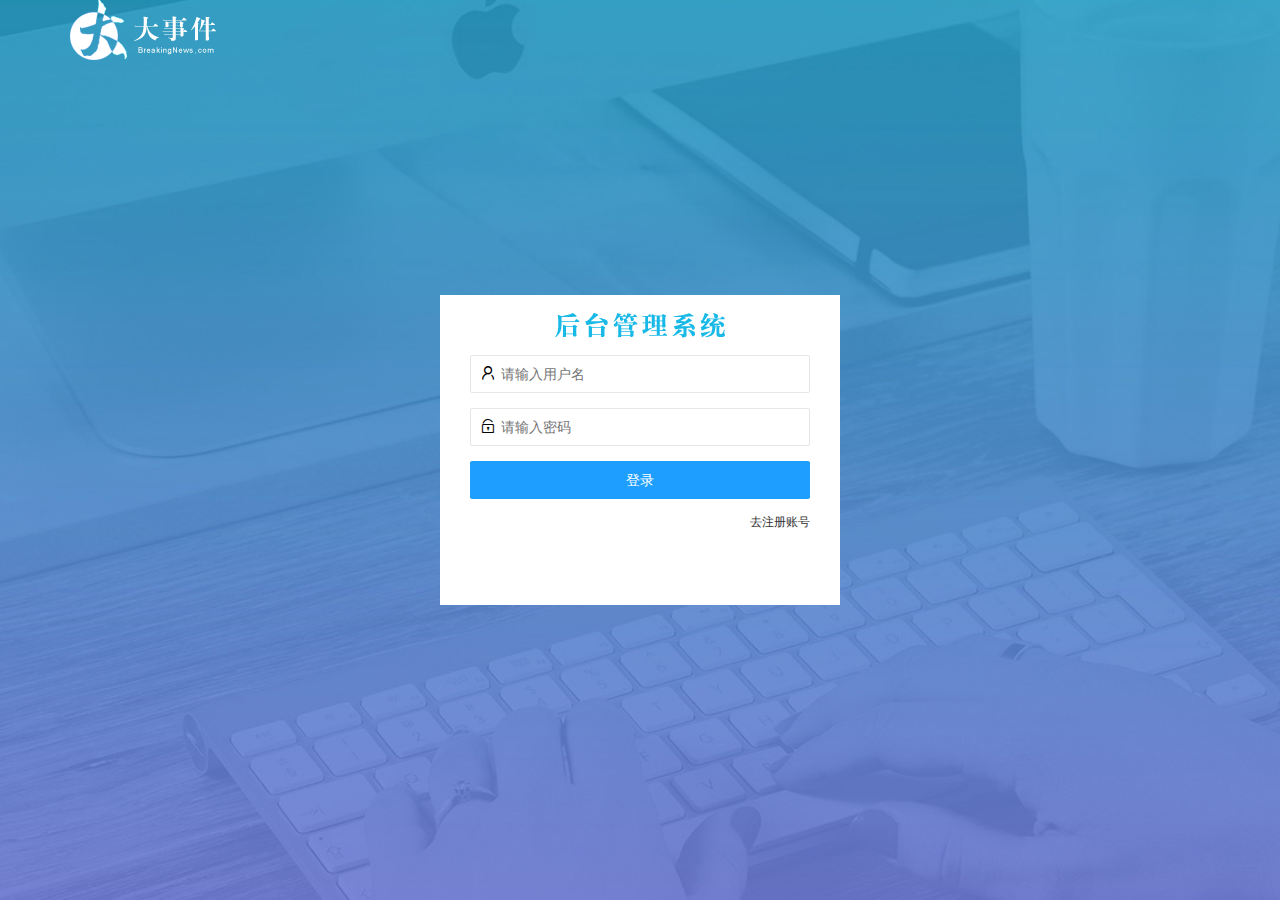
<file: login.html>
<!DOCTYPE html>
<html lang="en">

<head>
    <meta charset="UTF-8">
    <meta name="viewport" content="width=device-width, initial-scale=1.0">
    <title>大事件-登录/注册</title>
    <link rel="stylesheet" href="/assets/lib/layui/css/layui.css">
    <link rel="stylesheet" href="/assets/css/login.css">
</head>

<body>
    <div class="layui-main">
        <img src="/assets/images/logo.png" alt="">
    </div>
    <!-- 登录注册区域 -->
    <div class="didi">
        <div class="t-bo"></div>
        <div class="l-bo">
            <form class="layui-form s-1" id="dp1">
                <div class="layui-form-item">
                    <i class="layui-icon layui-icon-username"></i>
                    <input type="text" name="username" required lay-verify="required" placeholder="请输入用户名" autocomplete="off" class="layui-input">
                </div>
                <div class="layui-form-item">
                    <i class="layui-icon layui-icon-password"></i>
                    <input type="password" name="password" required lay-verify="required|pwd" placeholder="请输入密码" autocomplete="off" class="layui-input">
                </div>
                <div class="layui-form-item">
                    <button class="layui-btn layui-btn-fluid layui-btn-normal" lay-submit> 登录
                    </button>
                </div>
                <div class="layui-form-item">
                    <a href="javascript:;" class="l-i">去注册账号</a>
                </div>
            </form>
        </div>
        <div class="i-bo" style="display: none;">
            <form class="layui-form s-1" id="dp2">
                <div class="layui-form-item">
                    <i class="layui-icon layui-icon-username"></i>
                    <input type="text" name="username" required lay-verify="required" placeholder="用户名" autocomplete="off" class="layui-input">
                </div>
                <div class="layui-form-item">
                    <i class="layui-icon layui-icon-password"></i>
                    <input type="password" name="password" required lay-verify="required|pwd" placeholder="密码" autocomplete="off" class="layui-input">
                </div>
                <div class="layui-form-item">
                    <i class="layui-icon layui-icon-password"></i>
                    <input type="password" name="repassword" required lay-verify="required|pwd|repwd" placeholder="请确认密码" autocomplete="off" class="layui-input">
                </div>
                <div class="layui-form-item">
                    <button class="layui-btn uuu layui-btn-fluid layui-btn-normal" lay-submit> 注册
                    </button>
                </div>
                <div class="layui-form-item">
                    <a href="javascript:;" class="l-l" id="22dpdp1">去登录</a>
                </div>
            </form>
        </div>
    </div>
    <script src="/assets/lib/layui/layui.all.js"></script>
    <script src="/assets/lib/jquery.js"></script>
    <script src="/assets/js/baseAPI.js"></script>
    <script src="/assets/js/login.js"></script>
</body>

</html>
</file>
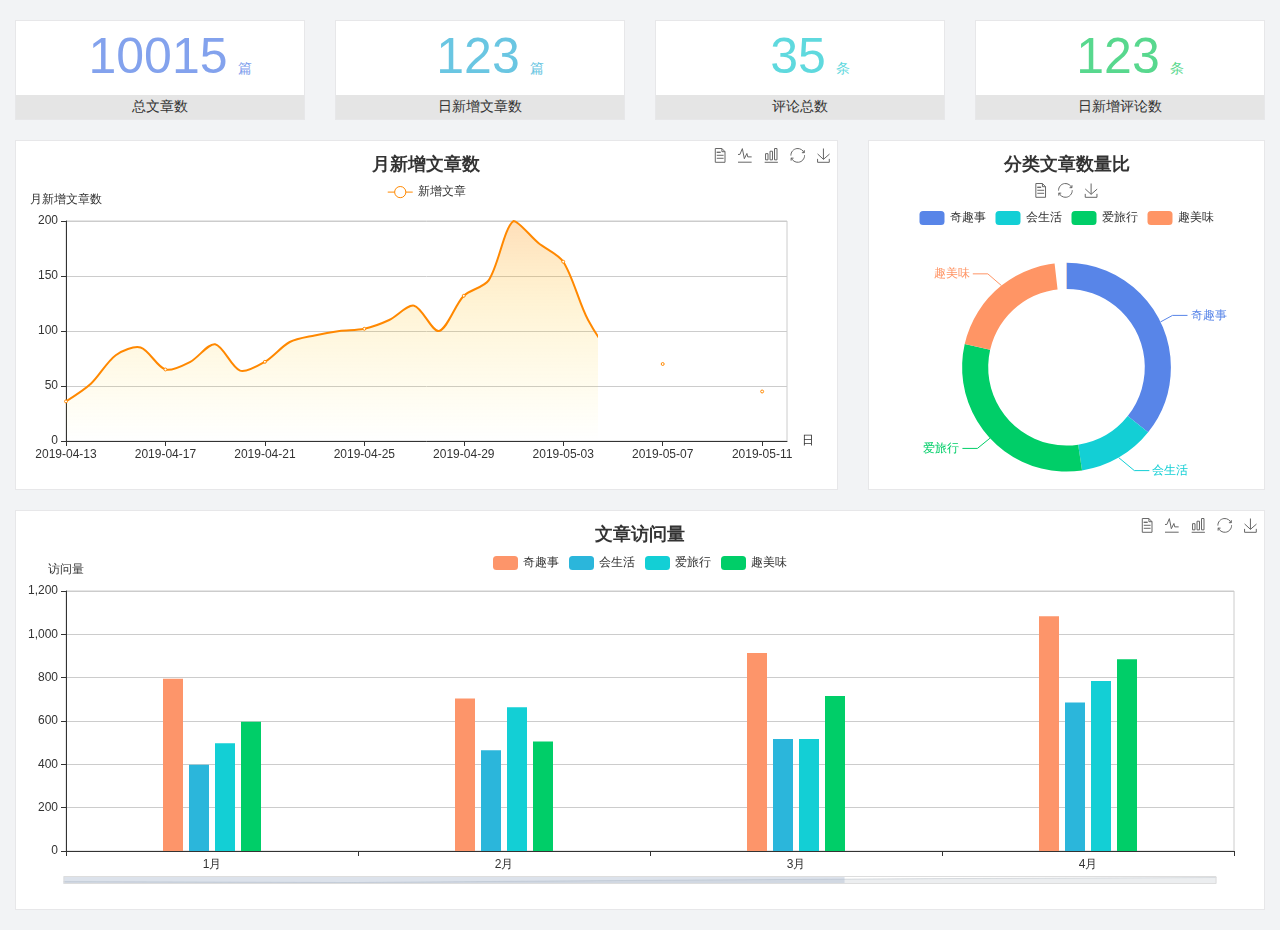
<file: home/dashboard.html>
<!DOCTYPE html>
<html lang="en">

<head>
  <meta charset="UTF-8">
  <meta name="viewport" content="width=device-width, initial-scale=1.0">
  <meta http-equiv="X-UA-Compatible" content="ie=edge">
  <title>图表统计</title>
  <link rel="stylesheet" href="../../assets/lib/bootstrap.css" />
  <link rel="stylesheet" href="../../assets/lib/main.css" />
  <script src="../../assets/lib/jquery.js"></script>
  <script type="text/javascript" src="../../assets/lib/echarts.min.js"></script>
</head>

<body>
  <div class="container-fluid">
    <div class="row spannel_list">
      <div class="col-sm-3 col-xs-6">
        <div class="spannel">
          <em>10015</em><span>篇</span>
          <b>总文章数</b>
        </div>
      </div>
      <div class="col-sm-3 col-xs-6">
        <div class="spannel scolor01">
          <em>123</em><span>篇</span>
          <b>日新增文章数</b>
        </div>
      </div>
      <div class="col-sm-3 col-xs-6">
        <div class="spannel scolor02">
          <em>35</em><span>条</span>
          <b>评论总数</b>
        </div>
      </div>
      <div class="col-sm-3 col-xs-6">
        <div class="spannel scolor03">
          <em>123</em><span>条</span>
          <b>日新增评论数</b>
        </div>
      </div>
    </div>
  </div>

  <div class="container-fluid">
    <div class="row curve-pie">
      <div class="col-lg-8 col-md-8">
        <div class="gragh_pannel" id="curve_show"></div>
      </div>
      <div class="col-lg-4 col-md-4">
        <div class="gragh_pannel" id="pie_show"></div>
      </div>
    </div>
  </div>

  <div class="container-fluid">
    <div class="column_pannel" id="column_show"></div>
  </div>

  <script>
    var oChart = echarts.init(document.getElementById('curve_show'));
    var aList_all = [
      { 'count': 36, 'date': '2019-04-13' },
      { 'count': 52, 'date': '2019-04-14' },
      { 'count': 78, 'date': '2019-04-15' },
      { 'count': 85, 'date': '2019-04-16' },
      { 'count': 65, 'date': '2019-04-17' },
      { 'count': 72, 'date': '2019-04-18' },
      { 'count': 88, 'date': '2019-04-19' },
      { 'count': 64, 'date': '2019-04-20' },
      { 'count': 72, 'date': '2019-04-21' },
      { 'count': 90, 'date': '2019-04-22' },
      { 'count': 96, 'date': '2019-04-23' },
      { 'count': 100, 'date': '2019-04-24' },
      { 'count': 102, 'date': '2019-04-25' },
      { 'count': 110, 'date': '2019-04-26' },
      { 'count': 123, 'date': '2019-04-27' },
      { 'count': 100, 'date': '2019-04-28' },
      { 'count': 132, 'date': '2019-04-29' },
      { 'count': 146, 'date': '2019-04-30' },
      { 'count': 200, 'date': '2019-05-01' },
      { 'count': 180, 'date': '2019-05-02' },
      { 'count': 163, 'date': '2019-05-03' },
      { 'count': 110, 'date': '2019-05-04' },
      { 'count': 80, 'date': '2019-05-05' },
      { 'count': 82, 'date': '2019-05-06' },
      { 'count': 70, 'date': '2019-05-07' },
      { 'count': 65, 'date': '2019-05-08' },
      { 'count': 54, 'date': '2019-05-09' },
      { 'count': 40, 'date': '2019-05-10' },
      { 'count': 45, 'date': '2019-05-11' },
      { 'count': 38, 'date': '2019-05-12' },
    ];

    let aCount = [];
    let aDate = [];

    for (var i = 0; i < aList_all.length; i++) {
      aCount.push(aList_all[i].count);
      aDate.push(aList_all[i].date);
    }

    var chartopt = {
      title: {
        text: '月新增文章数',
        left: 'center',
        top: '10'
      },
      tooltip: {
        trigger: 'axis'
      },
      legend: {
        data: ['新增文章'],
        top: '40'
      },
      toolbox: {
        show: true,
        feature: {
          mark: { show: true },
          dataView: { show: true, readOnly: false },
          magicType: { show: true, type: ['line', 'bar'] },
          restore: { show: true },
          saveAsImage: { show: true }
        }
      },
      calculable: true,
      xAxis: [
        {
          name: '日',
          type: 'category',
          boundaryGap: false,
          data: aDate
        }
      ],
      yAxis: [
        {
          name: '月新增文章数',
          type: 'value'
        }
      ],
      series: [
        {
          name: '新增文章',
          type: 'line',
          smooth: true,
          itemStyle: { normal: { areaStyle: { type: 'default' }, color: '#f80' }, lineStyle: { color: '#f80' } },
          data: aCount
        }],
      areaStyle: {
        normal: {
          color: new echarts.graphic.LinearGradient(0, 0, 0, 1, [{
            offset: 0,
            color: 'rgba(255,136,0,0.39)'
          }, {
            offset: .34,
            color: 'rgba(255,180,0,0.25)'
          }, {
            offset: 1,
            color: 'rgba(255,222,0,0.00)'
          }])

        }
      },
      grid: {
        show: true,
        x: 50,
        x2: 50,
        y: 80,
        height: 220
      }
    };

    oChart.setOption(chartopt);


    var oPie = echarts.init(document.getElementById('pie_show'));
    var oPieopt =
    {
      title: {
        top: 10,
        text: '分类文章数量比',
        x: 'center'
      },
      tooltip: {
        trigger: 'item',
        formatter: "{a} <br/>{b} : {c} ({d}%)"
      },
      color: ['#5885e8', '#13cfd5', '#00ce68', '#ff9565'],
      legend: {
        x: 'center',
        top: 65,
        data: ['奇趣事', '会生活', '爱旅行', '趣美味']
      },
      toolbox: {
        show: true,
        x: 'center',
        top: 35,
        feature: {
          mark: { show: true },
          dataView: { show: true, readOnly: false },
          magicType: {
            show: true,
            type: ['pie', 'funnel'],
            option: {
              funnel: {
                x: '25%',
                width: '50%',
                funnelAlign: 'left',
                max: 1548
              }
            }
          },
          restore: { show: true },
          saveAsImage: { show: true }
        }
      },
      calculable: true,
      series: [
        {
          name: '访问来源',
          type: 'pie',
          radius: ['45%', '60%'],
          center: ['50%', '65%'],
          data: [
            { value: 300, name: '奇趣事' },
            { value: 100, name: '会生活' },
            { value: 260, name: '爱旅行' },
            { value: 180, name: '趣美味' }
          ]
        }
      ]
    };
    oPie.setOption(oPieopt);



    var oColumn = this.echarts.init(document.getElementById('column_show'));
    var oColumnopt =
    {
      title: {
        text: '文章访问量',
        left: 'center',
        top: '10'
      },
      tooltip: {
        trigger: 'axis'
      },
      legend: {
        data: ['奇趣事', '会生活', '爱旅行', '趣美味'],
        top: '40'
      },
      toolbox: {
        show: true,
        feature: {
          mark: { show: true },
          dataView: { show: true, readOnly: false },
          magicType: { show: true, type: ['line', 'bar'] },
          restore: { show: true },
          saveAsImage: { show: true }
        }
      },
      calculable: true,
      xAxis: [
        {
          type: 'category',
          data: ['1月', '2月', '3月', '4月', '5月']
        }
      ],
      yAxis: [
        {
          name: '访问量',
          type: 'value'
        }
      ],
      series: [
        {
          name: '奇趣事',
          type: 'bar',
          barWidth: 20,
          itemStyle: {
            normal: { areaStyle: { type: 'default' }, color: '#fd956a' }
          },
          data: [800, 708, 920, 1090, 1200]
        },
        {
          name: '会生活',
          type: 'bar',
          barWidth: 20,
          itemStyle: {
            normal: { areaStyle: { type: 'default' }, color: '#2bb6db' }
          },
          data: [400, 468, 520, 690, 800]
        },
        {
          name: '爱旅行',
          type: 'bar',
          barWidth: 20,
          itemStyle: {
            normal: { areaStyle: { type: 'default' }, color: '#13cfd5' }
          },
          data: [500, 668, 520, 790, 900]
        },
        {
          name: '趣美味',
          type: 'bar',
          barWidth: 20,
          itemStyle: {
            normal: { areaStyle: { type: 'default' }, color: '#00ce68' }
          },
          data: [600, 508, 720, 890, 1000]
        }
      ],
      grid: {
        show: true,
        x: 50,
        x2: 30,
        y: 80,
        height: 260
      },
      dataZoom: [//给x轴设置滚动条
        {
          start: 0,//默认为0
          end: 100 - 1000 / 31,//默认为100
          type: 'slider',
          show: true,
          xAxisIndex: [0],
          handleSize: 0,//滑动条的 左右2个滑动条的大小
          height: 8,//组件高度
          left: 45, //左边的距离
          right: 50,//右边的距离
          bottom: 26,//右边的距离
          handleColor: '#ddd',//h滑动图标的颜色
          handleStyle: {
            borderColor: "#cacaca",
            borderWidth: "1",
            shadowBlur: 2,
            background: "#ddd",
            shadowColor: "#ddd",
          }
        }]
    };
    oColumn.setOption(oColumnopt);
  </script>
</body>

</html>
</file>
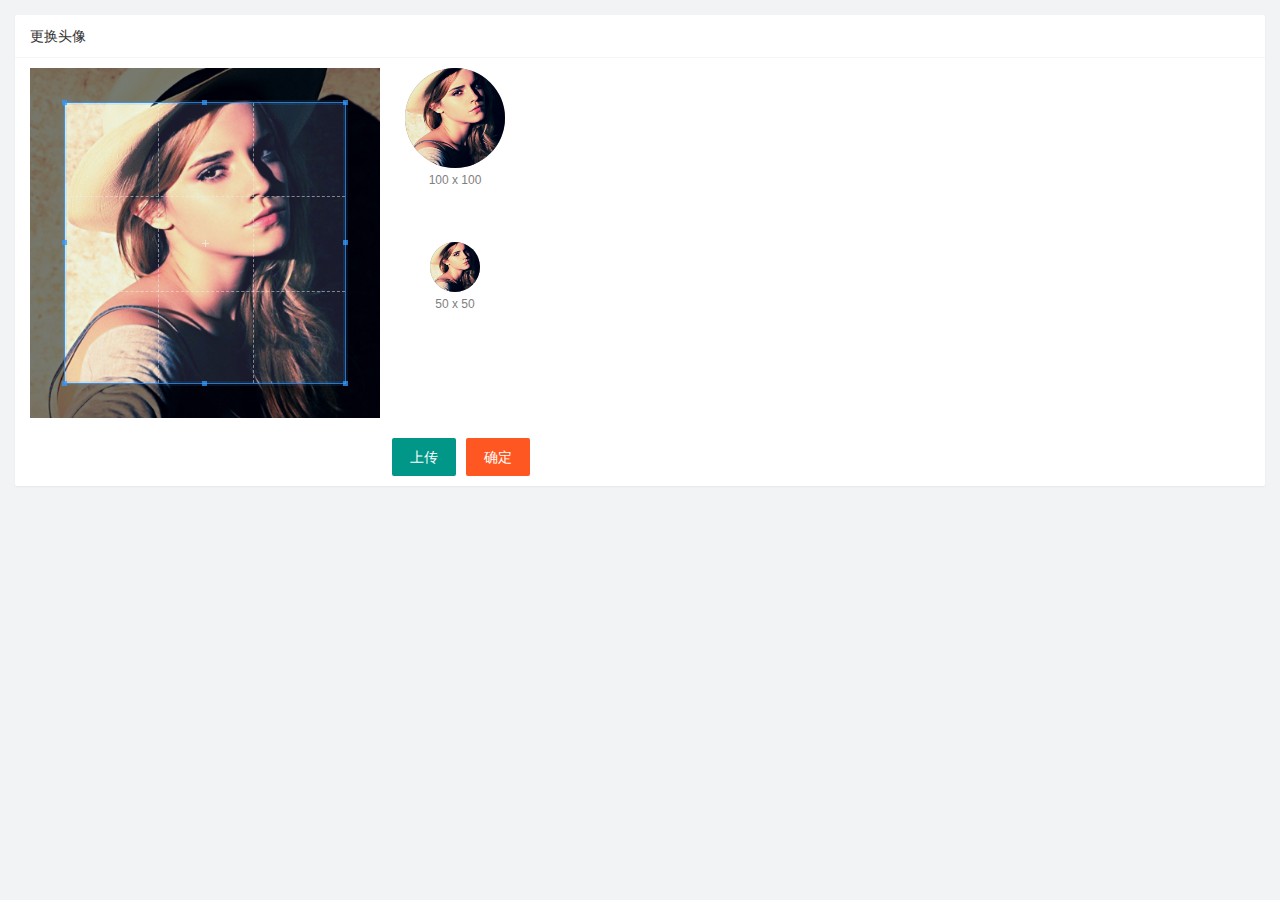
<file: user/user_avatar.html>
<!DOCTYPE html>
<html lang="en">

<head>
    <meta charset="UTF-8">
    <meta name="viewport" content="width=device-width, initial-scale=1.0">
    <title>Document</title>
    <link rel="stylesheet" href="/assets/lib/layui/css/layui.css">
    <link rel="stylesheet" href="/assets/lib/cropper/cropper.css">
    <link rel="stylesheet" href="/assets/css/user/user_avatar.css">
</head>

<body>
    <!-- 卡片区域 -->
    <div class="layui-card">
        <div class="layui-card-header">更换头像</div>
        <div class="layui-card-body">
            <!-- 第一行的图片裁剪和预览区域 -->
            <div class="row1">
                <!-- 图片裁剪区域 -->
                <div class="cropper-box">
                    <!-- 这个 img 标签很重要，将来会把它初始化为裁剪区域 -->
                    <img id="image" src="/assets/images/sample.jpg" />
                </div>
                <!-- 图片的预览区域 -->
                <div class="preview-box">
                    <div>
                        <!-- 宽高为 100px 的预览区域 -->
                        <div class="img-preview w100"></div>
                        <p class="size">100 x 100</p>
                    </div>
                    <div>
                        <!-- 宽高为 50px 的预览区域 -->
                        <div class="img-preview w50"></div>
                        <p class="size">50 x 50</p>
                    </div>
                </div>
            </div>

            <!-- 第二行的按钮区域 -->
            <div class="row2">
                <!-- 通过accept属性可以指定   允许用户上传什么类型的文件 -->
                <input type="file" id="file" accept="image/png,image/jpeg">
                <button type="button" class="layui-btn" id="btnChooseImage">上传</button>
                <button type="button" class="layui-btn layui-btn-danger" id="btnUpload">确定</button>
            </div>
        </div>
    </div>
    <script src="/assets/lib/layui/layui.all.js"></script>
    <script src="/assets/lib/jquery.js"></script>
    <script src="/assets/lib/cropper/Cropper.js"></script>
    <script src="/assets/lib/cropper/jquery-cropper.js"></script>
    <script src="/assets/js/baseAPI.js"></script>
    <script src="/assets/js/user/user_avatar.js"></script>
</body>

</html>
</file>
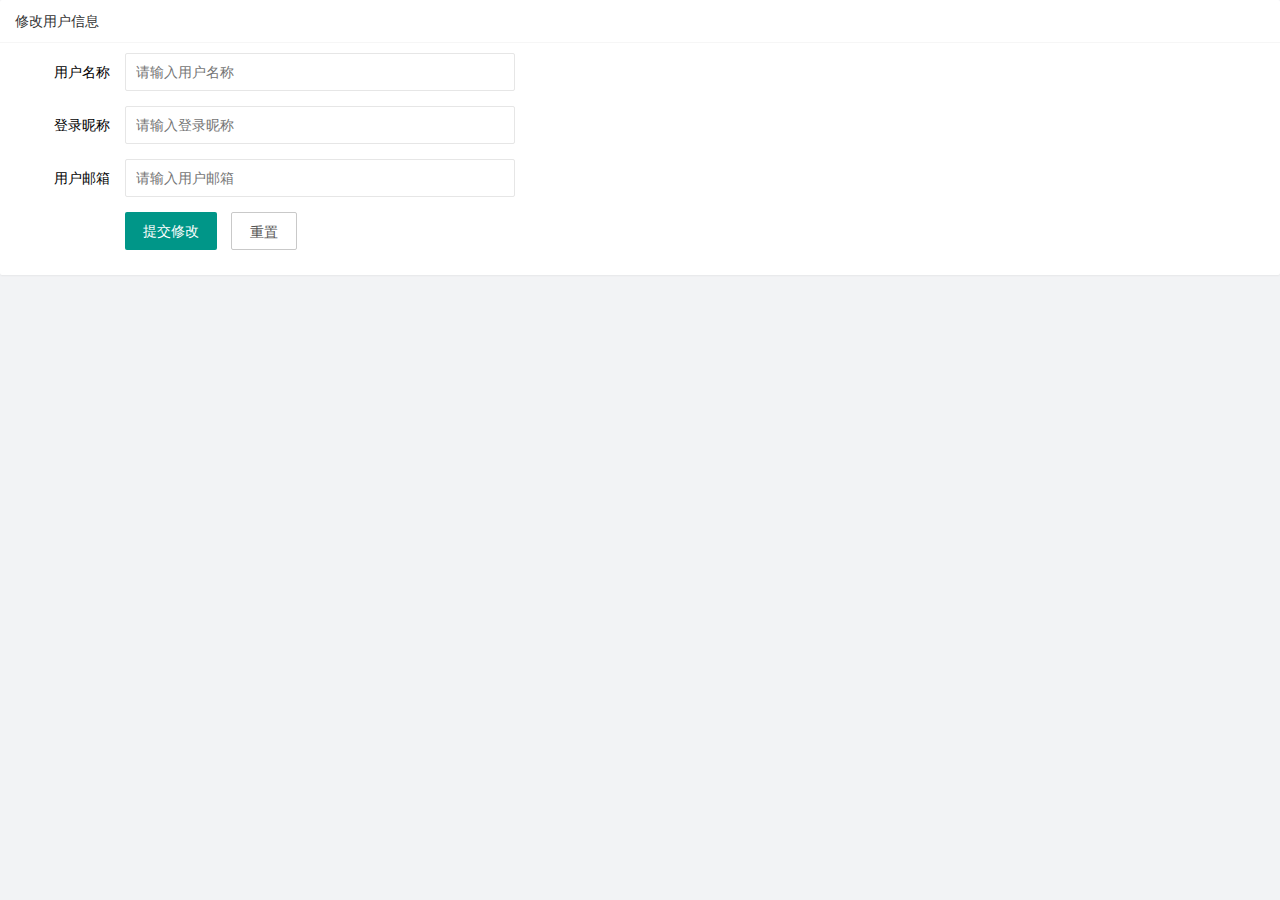
<file: user/user_info.html>
<!DOCTYPE html>
<html lang="en">

<head>
    <meta charset="UTF-8">
    <meta name="viewport" content="width=device-width, initial-scale=1.0">
    <title>Document</title>
    <!-- 导入自己样式 -->
    <link rel="stylesheet" href="/assets/css//user/user_info.css">
    <!-- 导入layui样式 -->
    <link rel="stylesheet" href="/assets/lib/layui/css/layui.css">
</head>

<body>
    <!-- 卡片面板区域 -->
    <div class="layui-card">
        <div class="layui-card-header">修改用户信息</div>
        <div class="layui-card-body">
            <!-- form表单区域 -->
            <form class="layui-form" lay-filter="formUserInfo">
                <!-- 隐藏域    hidden -->
                <input type="hidden" name="id" value="">
                <div class="layui-form-item">
                    <label class="layui-form-label">用户名称</label>
                    <div class="layui-input-block">
                        <input type="text" name="username" required lay-verify="required" placeholder="请输入用户名称" autocomplete="off" class="layui-input" readonly>
                    </div>
                </div>
                <div class="layui-form-item">
                    <label class="layui-form-label">登录昵称</label>
                    <div class="layui-input-block">
                        <input type="text" name="nickname" required lay-verify="required|nickname" placeholder="请输入登录昵称" autocomplete="off" class="layui-input">
                    </div>
                </div>
                <div class="layui-form-item">
                    <label class="layui-form-label">用户邮箱</label>
                    <div class="layui-input-block">
                        <input type="text" name="email" required lay-verify="required|email" placeholder="请输入用户邮箱" autocomplete="off" class="layui-input">
                    </div>
                </div>
                <div class="layui-form-item">
                    <div class="layui-input-block">
                        <button class="layui-btn" lay-submit lay-filter="formDemo">提交修改</button>
                        <button type="reset" class="layui-btn layui-btn-primary" id="btnReset">重置</button>
                    </div>
                </div>
            </form>
        </div>
    </div>
    <!-- 导入layui   js文件 -->
    <script src="/assets/lib/layui/layui.all.js"></script>
    <script src="/assets/lib/jquery.js"></script>
    <!-- 导入baseapi -->
    <script src="/assets/js/baseAPI.js"></script>
    <script src="/assets/js/user/user_info.js"></script>
</body>

</html>
</file>
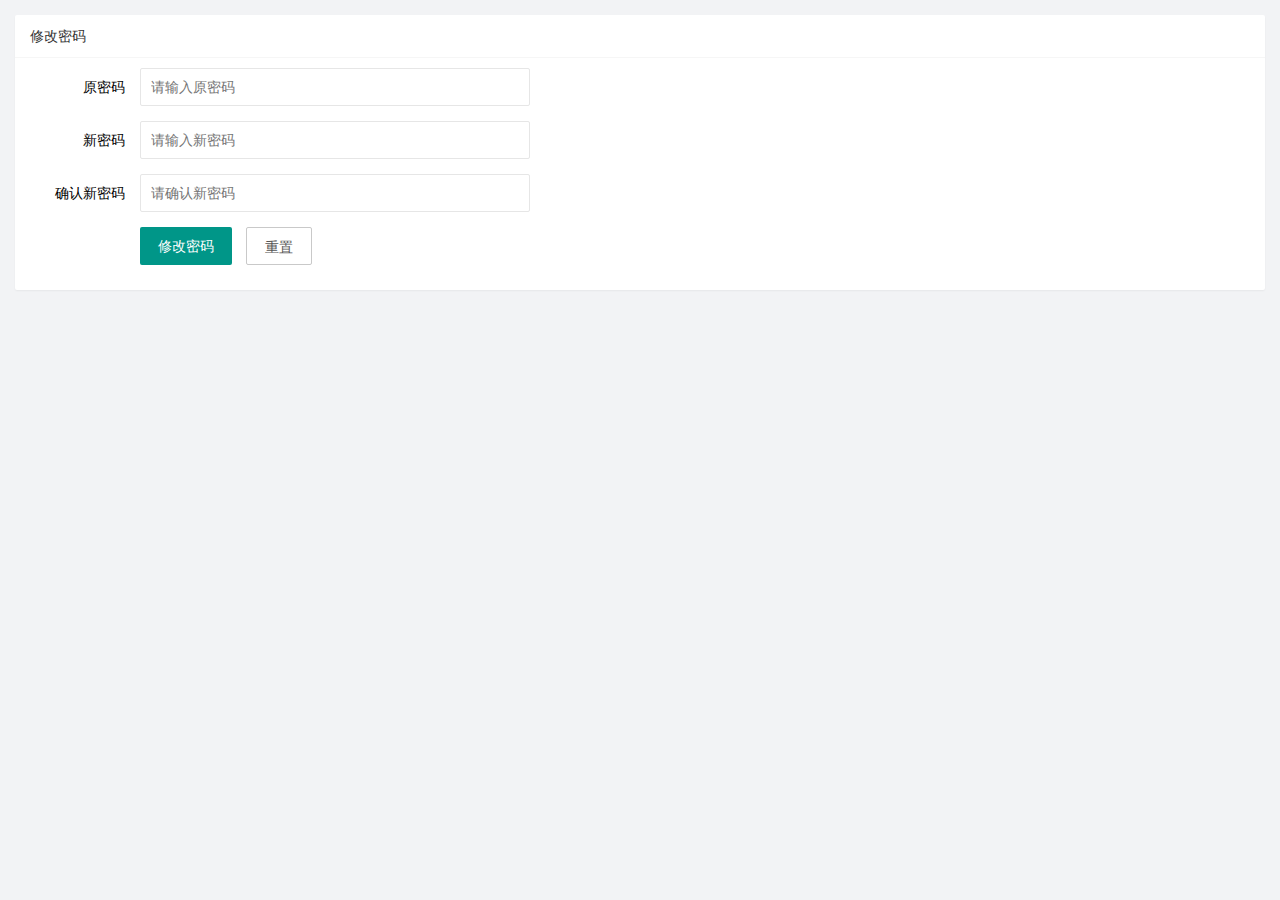
<file: user/user_pwd.html>
<!DOCTYPE html>
<html lang="en">

<head>
    <meta charset="UTF-8">
    <meta name="viewport" content="width=device-width, initial-scale=1.0">
    <title>Document</title>
    <link rel="stylesheet" href="/assets/lib/layui/css/layui.css">
    <link rel="stylesheet" href="/assets/css/user/user_pwd.css">
</head>

<body>
    <!-- 卡片区域 -->
    <div class="layui-card">
        <div class="layui-card-header">修改密码</div>
        <div class="layui-card-body">
            <form class="layui-form">
                <div class="layui-form-item">
                    <label class="layui-form-label">原密码</label>
                    <div class="layui-input-block">
                        <input type="password" name="oldPwd" required lay-verify="required|pwd" placeholder="请输入原密码" autocomplete="off" class="layui-input">
                    </div>
                </div>
                <div class="layui-form-item">
                    <label class="layui-form-label">新密码</label>
                    <div class="layui-input-block">
                        <input type="password" name="newPwd" required lay-verify="required|pwd|samePwd" placeholder="请输入新密码" autocomplete="off" class="layui-input">
                    </div>
                </div>
                <div class="layui-form-item">
                    <label class="layui-form-label">确认新密码</label>
                    <div class="layui-input-block">
                        <input type="password" name="rePwd" required lay-verify="required|pwd|rePwd" placeholder="请确认新密码" autocomplete="off" class="layui-input">
                    </div>
                </div>
                <div class="layui-form-item">
                    <div class="layui-input-block">
                        <button class="layui-btn" lay-submit lay-filter="formDemo">修改密码</button>
                        <button type="reset" class="layui-btn layui-btn-primary">重置</button>
                    </div>
                </div>
            </form>
        </div>
    </div>
    <script src="/assets/lib/layui/layui.all.js"></script>
    <script src="/assets/lib/jquery.js"></script>
    <script src="/assets/js/baseAPI.js"></script>
    <script src="/assets/js/user/user_pwd.js"></script>
</body>

</html>
</file>
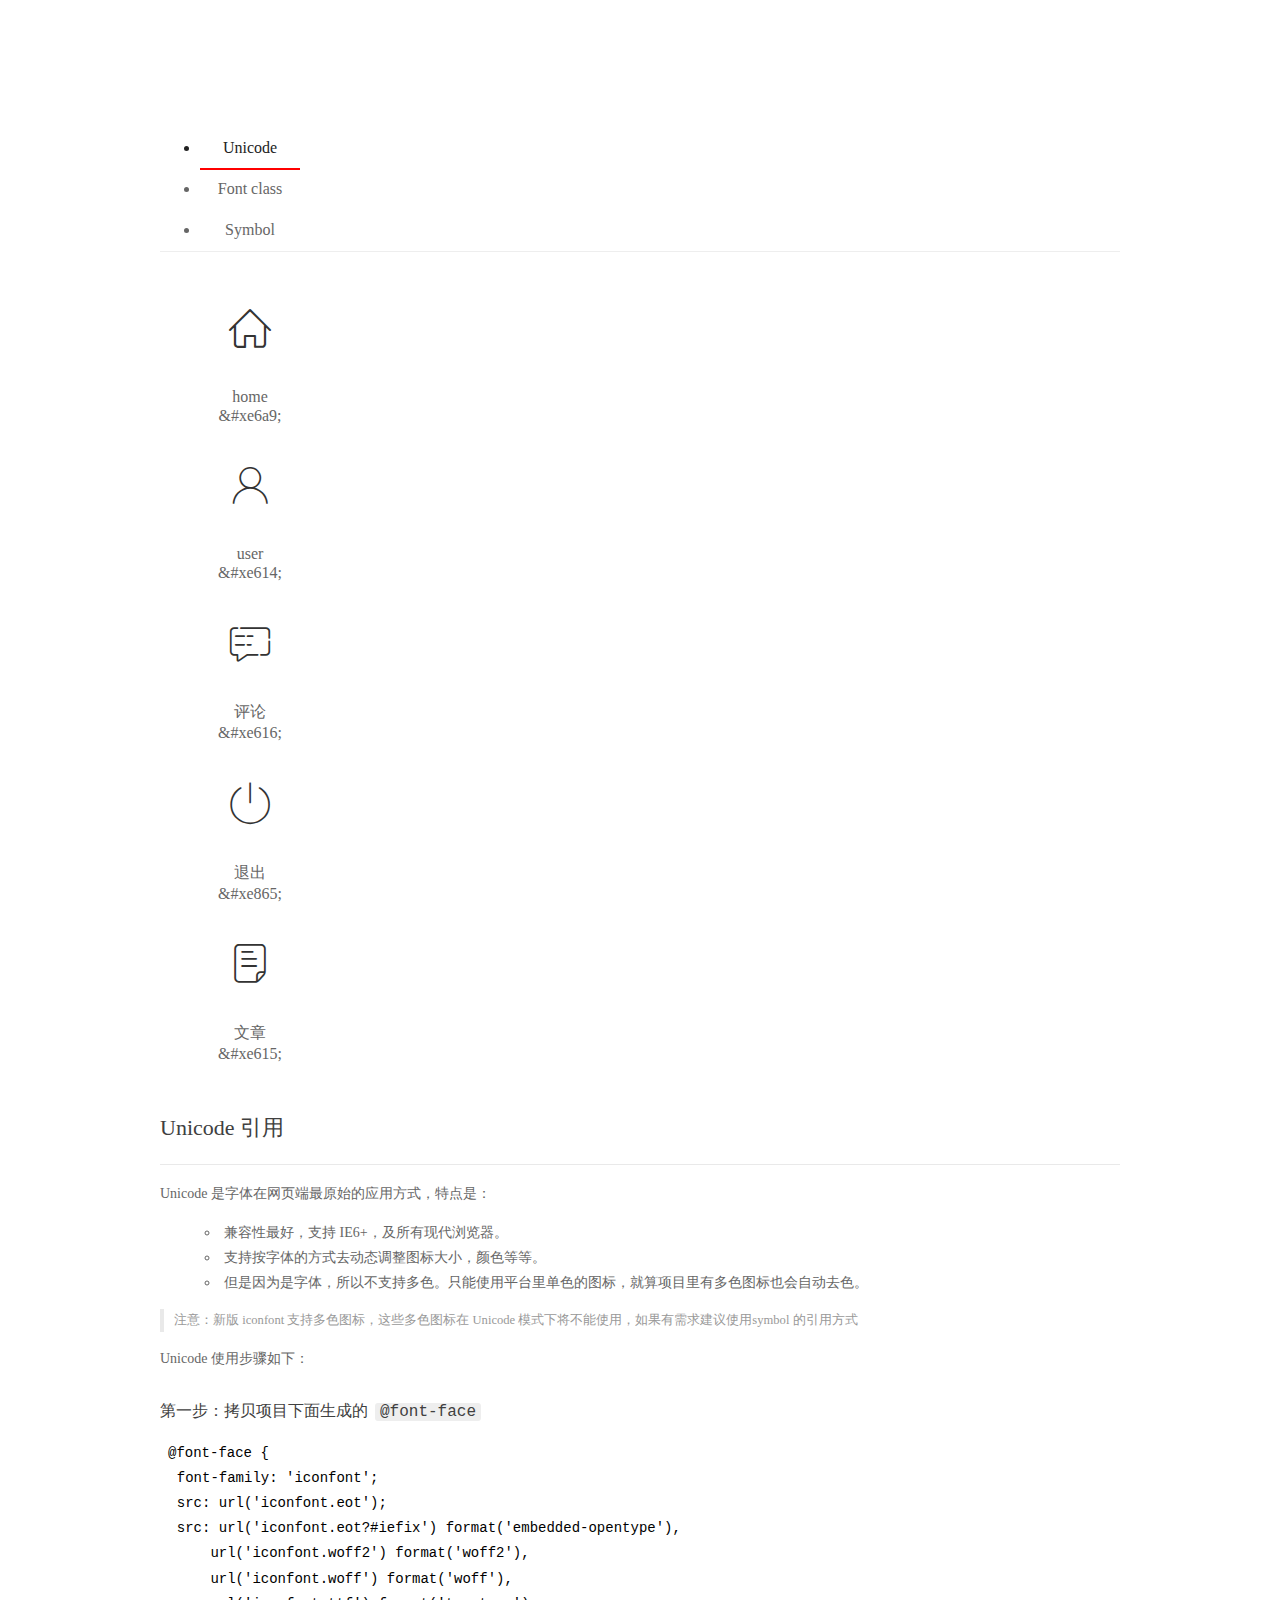
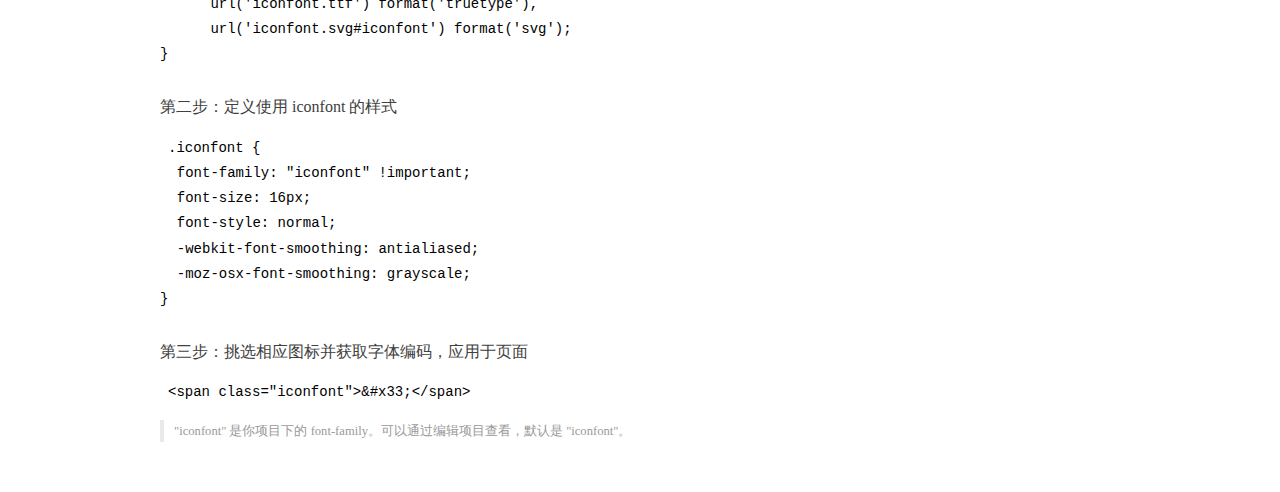
<file: assets/fonts/demo_index.html>
<!DOCTYPE html>
<html>
<head>
  <meta charset="utf-8"/>
  <title>IconFont Demo</title>
  <link rel="shortcut icon" href="https://gtms04.alicdn.com/tps/i4/TB1_oz6GVXXXXaFXpXXJDFnIXXX-64-64.ico" type="image/x-icon"/>
  <link rel="stylesheet" href="https://g.alicdn.com/thx/cube/1.3.2/cube.min.css">
  <link rel="stylesheet" href="demo.css">
  <link rel="stylesheet" href="iconfont.css">
  <script src="iconfont.js"></script>
  <!-- jQuery -->
  <script src="https://a1.alicdn.com/oss/uploads/2018/12/26/7bfddb60-08e8-11e9-9b04-53e73bb6408b.js"></script>
  <!-- 代码高亮 -->
  <script src="https://a1.alicdn.com/oss/uploads/2018/12/26/a3f714d0-08e6-11e9-8a15-ebf944d7534c.js"></script>
</head>
<body>
  <div class="main">
    <h1 class="logo"><a href="https://www.iconfont.cn/" title="iconfont 首页" target="_blank">&#xe86b;</a></h1>
    <div class="nav-tabs">
      <ul id="tabs" class="dib-box">
        <li class="dib active"><span>Unicode</span></li>
        <li class="dib"><span>Font class</span></li>
        <li class="dib"><span>Symbol</span></li>
      </ul>
      
    </div>
    <div class="tab-container">
      <div class="content unicode" style="display: block;">
          <ul class="icon_lists dib-box">
          
            <li class="dib">
              <span class="icon iconfont">&#xe6a9;</span>
                <div class="name">home</div>
                <div class="code-name">&amp;#xe6a9;</div>
              </li>
          
            <li class="dib">
              <span class="icon iconfont">&#xe614;</span>
                <div class="name">user</div>
                <div class="code-name">&amp;#xe614;</div>
              </li>
          
            <li class="dib">
              <span class="icon iconfont">&#xe616;</span>
                <div class="name">评论</div>
                <div class="code-name">&amp;#xe616;</div>
              </li>
          
            <li class="dib">
              <span class="icon iconfont">&#xe865;</span>
                <div class="name">退出</div>
                <div class="code-name">&amp;#xe865;</div>
              </li>
          
            <li class="dib">
              <span class="icon iconfont">&#xe615;</span>
                <div class="name">文章</div>
                <div class="code-name">&amp;#xe615;</div>
              </li>
          
          </ul>
          <div class="article markdown">
          <h2 id="unicode-">Unicode 引用</h2>
          <hr>

          <p>Unicode 是字体在网页端最原始的应用方式，特点是：</p>
          <ul>
            <li>兼容性最好，支持 IE6+，及所有现代浏览器。</li>
            <li>支持按字体的方式去动态调整图标大小，颜色等等。</li>
            <li>但是因为是字体，所以不支持多色。只能使用平台里单色的图标，就算项目里有多色图标也会自动去色。</li>
          </ul>
          <blockquote>
            <p>注意：新版 iconfont 支持多色图标，这些多色图标在 Unicode 模式下将不能使用，如果有需求建议使用symbol 的引用方式</p>
          </blockquote>
          <p>Unicode 使用步骤如下：</p>
          <h3 id="-font-face">第一步：拷贝项目下面生成的 <code>@font-face</code></h3>
<pre><code class="language-css"
>@font-face {
  font-family: 'iconfont';
  src: url('iconfont.eot');
  src: url('iconfont.eot?#iefix') format('embedded-opentype'),
      url('iconfont.woff2') format('woff2'),
      url('iconfont.woff') format('woff'),
      url('iconfont.ttf') format('truetype'),
      url('iconfont.svg#iconfont') format('svg');
}
</code></pre>
          <h3 id="-iconfont-">第二步：定义使用 iconfont 的样式</h3>
<pre><code class="language-css"
>.iconfont {
  font-family: "iconfont" !important;
  font-size: 16px;
  font-style: normal;
  -webkit-font-smoothing: antialiased;
  -moz-osx-font-smoothing: grayscale;
}
</code></pre>
          <h3 id="-">第三步：挑选相应图标并获取字体编码，应用于页面</h3>
<pre>
<code class="language-html"
>&lt;span class="iconfont"&gt;&amp;#x33;&lt;/span&gt;
</code></pre>
          <blockquote>
            <p>"iconfont" 是你项目下的 font-family。可以通过编辑项目查看，默认是 "iconfont"。</p>
          </blockquote>
          </div>
      </div>
      <div class="content font-class">
        <ul class="icon_lists dib-box">
          
          <li class="dib">
            <span class="icon iconfont icon-home"></span>
            <div class="name">
              home
            </div>
            <div class="code-name">.icon-home
            </div>
          </li>
          
          <li class="dib">
            <span class="icon iconfont icon-user"></span>
            <div class="name">
              user
            </div>
            <div class="code-name">.icon-user
            </div>
          </li>
          
          <li class="dib">
            <span class="icon iconfont icon-pinglun"></span>
            <div class="name">
              评论
            </div>
            <div class="code-name">.icon-pinglun
            </div>
          </li>
          
          <li class="dib">
            <span class="icon iconfont icon-tuichu"></span>
            <div class="name">
              退出
            </div>
            <div class="code-name">.icon-tuichu
            </div>
          </li>
          
          <li class="dib">
            <span class="icon iconfont icon-16"></span>
            <div class="name">
              文章
            </div>
            <div class="code-name">.icon-16
            </div>
          </li>
          
        </ul>
        <div class="article markdown">
        <h2 id="font-class-">font-class 引用</h2>
        <hr>

        <p>font-class 是 Unicode 使用方式的一种变种，主要是解决 Unicode 书写不直观，语意不明确的问题。</p>
        <p>与 Unicode 使用方式相比，具有如下特点：</p>
        <ul>
          <li>兼容性良好，支持 IE8+，及所有现代浏览器。</li>
          <li>相比于 Unicode 语意明确，书写更直观。可以很容易分辨这个 icon 是什么。</li>
          <li>因为使用 class 来定义图标，所以当要替换图标时，只需要修改 class 里面的 Unicode 引用。</li>
          <li>不过因为本质上还是使用的字体，所以多色图标还是不支持的。</li>
        </ul>
        <p>使用步骤如下：</p>
        <h3 id="-fontclass-">第一步：引入项目下面生成的 fontclass 代码：</h3>
<pre><code class="language-html">&lt;link rel="stylesheet" href="./iconfont.css"&gt;
</code></pre>
        <h3 id="-">第二步：挑选相应图标并获取类名，应用于页面：</h3>
<pre><code class="language-html">&lt;span class="iconfont icon-xxx"&gt;&lt;/span&gt;
</code></pre>
        <blockquote>
          <p>"
            iconfont" 是你项目下的 font-family。可以通过编辑项目查看，默认是 "iconfont"。</p>
        </blockquote>
      </div>
      </div>
      <div class="content symbol">
          <ul class="icon_lists dib-box">
          
            <li class="dib">
                <svg class="icon svg-icon" aria-hidden="true">
                  <use xlink:href="#icon-home"></use>
                </svg>
                <div class="name">home</div>
                <div class="code-name">#icon-home</div>
            </li>
          
            <li class="dib">
                <svg class="icon svg-icon" aria-hidden="true">
                  <use xlink:href="#icon-user"></use>
                </svg>
                <div class="name">user</div>
                <div class="code-name">#icon-user</div>
            </li>
          
            <li class="dib">
                <svg class="icon svg-icon" aria-hidden="true">
                  <use xlink:href="#icon-pinglun"></use>
                </svg>
                <div class="name">评论</div>
                <div class="code-name">#icon-pinglun</div>
            </li>
          
            <li class="dib">
                <svg class="icon svg-icon" aria-hidden="true">
                  <use xlink:href="#icon-tuichu"></use>
                </svg>
                <div class="name">退出</div>
                <div class="code-name">#icon-tuichu</div>
            </li>
          
            <li class="dib">
                <svg class="icon svg-icon" aria-hidden="true">
                  <use xlink:href="#icon-16"></use>
                </svg>
                <div class="name">文章</div>
                <div class="code-name">#icon-16</div>
            </li>
          
          </ul>
          <div class="article markdown">
          <h2 id="symbol-">Symbol 引用</h2>
          <hr>

          <p>这是一种全新的使用方式，应该说这才是未来的主流，也是平台目前推荐的用法。相关介绍可以参考这篇<a href="">文章</a>
            这种用法其实是做了一个 SVG 的集合，与另外两种相比具有如下特点：</p>
          <ul>
            <li>支持多色图标了，不再受单色限制。</li>
            <li>通过一些技巧，支持像字体那样，通过 <code>font-size</code>, <code>color</code> 来调整样式。</li>
            <li>兼容性较差，支持 IE9+，及现代浏览器。</li>
            <li>浏览器渲染 SVG 的性能一般，还不如 png。</li>
          </ul>
          <p>使用步骤如下：</p>
          <h3 id="-symbol-">第一步：引入项目下面生成的 symbol 代码：</h3>
<pre><code class="language-html">&lt;script src="./iconfont.js"&gt;&lt;/script&gt;
</code></pre>
          <h3 id="-css-">第二步：加入通用 CSS 代码（引入一次就行）：</h3>
<pre><code class="language-html">&lt;style&gt;
.icon {
  width: 1em;
  height: 1em;
  vertical-align: -0.15em;
  fill: currentColor;
  overflow: hidden;
}
&lt;/style&gt;
</code></pre>
          <h3 id="-">第三步：挑选相应图标并获取类名，应用于页面：</h3>
<pre><code class="language-html">&lt;svg class="icon" aria-hidden="true"&gt;
  &lt;use xlink:href="#icon-xxx"&gt;&lt;/use&gt;
&lt;/svg&gt;
</code></pre>
          </div>
      </div>

    </div>
  </div>
  <script>
  $(document).ready(function () {
      $('.tab-container .content:first').show()

      $('#tabs li').click(function (e) {
        var tabContent = $('.tab-container .content')
        var index = $(this).index()

        if ($(this).hasClass('active')) {
          return
        } else {
          $('#tabs li').removeClass('active')
          $(this).addClass('active')

          tabContent.hide().eq(index).fadeIn()
        }
      })
    })
  </script>
</body>
</html>
</file>
<file: assets/lib/layui/css/layui.css>
/** layui-v2.5.5 MIT License By https://www.layui.com */
 .layui-inline,img{display:inline-block;vertical-align:middle}h1,h2,h3,h4,h5,h6{font-weight:400}.layui-edge,.layui-header,.layui-inline,.layui-main{position:relative}.layui-body,.layui-edge,.layui-elip{overflow:hidden}.layui-btn,.layui-edge,.layui-inline,img{vertical-align:middle}.layui-btn,.layui-disabled,.layui-icon,.layui-unselect{-moz-user-select:none;-webkit-user-select:none;-ms-user-select:none}.layui-elip,.layui-form-checkbox span,.layui-form-pane .layui-form-label{text-overflow:ellipsis;white-space:nowrap}.layui-breadcrumb,.layui-tree-btnGroup{visibility:hidden}blockquote,body,button,dd,div,dl,dt,form,h1,h2,h3,h4,h5,h6,input,li,ol,p,pre,td,textarea,th,ul{margin:0;padding:0;-webkit-tap-highlight-color:rgba(0,0,0,0)}a:active,a:hover{outline:0}img{border:none}li{list-style:none}table{border-collapse:collapse;border-spacing:0}h4,h5,h6{font-size:100%}button,input,optgroup,option,select,textarea{font-family:inherit;font-size:inherit;font-style:inherit;font-weight:inherit;outline:0}pre{white-space:pre-wrap;white-space:-moz-pre-wrap;white-space:-pre-wrap;white-space:-o-pre-wrap;word-wrap:break-word}body{line-height:24px;font:14px Helvetica Neue,Helvetica,PingFang SC,Tahoma,Arial,sans-serif}hr{height:1px;margin:10px 0;border:0;clear:both}a{color:#333;text-decoration:none}a:hover{color:#777}a cite{font-style:normal;*cursor:pointer}.layui-border-box,.layui-border-box *{box-sizing:border-box}.layui-box,.layui-box *{box-sizing:content-box}.layui-clear{clear:both;*zoom:1}.layui-clear:after{content:'\20';clear:both;*zoom:1;display:block;height:0}.layui-inline{*display:inline;*zoom:1}.layui-edge{display:inline-block;width:0;height:0;border-width:6px;border-style:dashed;border-color:transparent}.layui-edge-top{top:-4px;border-bottom-color:#999;border-bottom-style:solid}.layui-edge-right{border-left-color:#999;border-left-style:solid}.layui-edge-bottom{top:2px;border-top-color:#999;border-top-style:solid}.layui-edge-left{border-right-color:#999;border-right-style:solid}.layui-disabled,.layui-disabled:hover{color:#d2d2d2!important;cursor:not-allowed!important}.layui-circle{border-radius:100%}.layui-show{display:block!important}.layui-hide{display:none!important}@font-face{font-family:layui-icon;src:url(../font/iconfont.eot?v=250);src:url(../font/iconfont.eot?v=250#iefix) format('embedded-opentype'),url(../font/iconfont.woff2?v=250) format('woff2'),url(../font/iconfont.woff?v=250) format('woff'),url(../font/iconfont.ttf?v=250) format('truetype'),url(../font/iconfont.svg?v=250#layui-icon) format('svg')}.layui-icon{font-family:layui-icon!important;font-size:16px;font-style:normal;-webkit-font-smoothing:antialiased;-moz-osx-font-smoothing:grayscale}.layui-icon-reply-fill:before{content:"\e611"}.layui-icon-set-fill:before{content:"\e614"}.layui-icon-menu-fill:before{content:"\e60f"}.layui-icon-search:before{content:"\e615"}.layui-icon-share:before{content:"\e641"}.layui-icon-set-sm:before{content:"\e620"}.layui-icon-engine:before{content:"\e628"}.layui-icon-close:before{content:"\1006"}.layui-icon-close-fill:before{content:"\1007"}.layui-icon-chart-screen:before{content:"\e629"}.layui-icon-star:before{content:"\e600"}.layui-icon-circle-dot:before{content:"\e617"}.layui-icon-chat:before{content:"\e606"}.layui-icon-release:before{content:"\e609"}.layui-icon-list:before{content:"\e60a"}.layui-icon-chart:before{content:"\e62c"}.layui-icon-ok-circle:before{content:"\1005"}.layui-icon-layim-theme:before{content:"\e61b"}.layui-icon-table:before{content:"\e62d"}.layui-icon-right:before{content:"\e602"}.layui-icon-left:before{content:"\e603"}.layui-icon-cart-simple:before{content:"\e698"}.layui-icon-face-cry:before{content:"\e69c"}.layui-icon-face-smile:before{content:"\e6af"}.layui-icon-survey:before{content:"\e6b2"}.layui-icon-tree:before{content:"\e62e"}.layui-icon-upload-circle:before{content:"\e62f"}.layui-icon-add-circle:before{content:"\e61f"}.layui-icon-download-circle:before{content:"\e601"}.layui-icon-templeate-1:before{content:"\e630"}.layui-icon-util:before{content:"\e631"}.layui-icon-face-surprised:before{content:"\e664"}.layui-icon-edit:before{content:"\e642"}.layui-icon-speaker:before{content:"\e645"}.layui-icon-down:before{content:"\e61a"}.layui-icon-file:before{content:"\e621"}.layui-icon-layouts:before{content:"\e632"}.layui-icon-rate-half:before{content:"\e6c9"}.layui-icon-add-circle-fine:before{content:"\e608"}.layui-icon-prev-circle:before{content:"\e633"}.layui-icon-read:before{content:"\e705"}.layui-icon-404:before{content:"\e61c"}.layui-icon-carousel:before{content:"\e634"}.layui-icon-help:before{content:"\e607"}.layui-icon-code-circle:before{content:"\e635"}.layui-icon-water:before{content:"\e636"}.layui-icon-username:before{content:"\e66f"}.layui-icon-find-fill:before{content:"\e670"}.layui-icon-about:before{content:"\e60b"}.layui-icon-location:before{content:"\e715"}.layui-icon-up:before{content:"\e619"}.layui-icon-pause:before{content:"\e651"}.layui-icon-date:before{content:"\e637"}.layui-icon-layim-uploadfile:before{content:"\e61d"}.layui-icon-delete:before{content:"\e640"}.layui-icon-play:before{content:"\e652"}.layui-icon-top:before{content:"\e604"}.layui-icon-friends:before{content:"\e612"}.layui-icon-refresh-3:before{content:"\e9aa"}.layui-icon-ok:before{content:"\e605"}.layui-icon-layer:before{content:"\e638"}.layui-icon-face-smile-fine:before{content:"\e60c"}.layui-icon-dollar:before{content:"\e659"}.layui-icon-group:before{content:"\e613"}.layui-icon-layim-download:before{content:"\e61e"}.layui-icon-picture-fine:before{content:"\e60d"}.layui-icon-link:before{content:"\e64c"}.layui-icon-diamond:before{content:"\e735"}.layui-icon-log:before{content:"\e60e"}.layui-icon-rate-solid:before{content:"\e67a"}.layui-icon-fonts-del:before{content:"\e64f"}.layui-icon-unlink:before{content:"\e64d"}.layui-icon-fonts-clear:before{content:"\e639"}.layui-icon-triangle-r:before{content:"\e623"}.layui-icon-circle:before{content:"\e63f"}.layui-icon-radio:before{content:"\e643"}.layui-icon-align-center:before{content:"\e647"}.layui-icon-align-right:before{content:"\e648"}.layui-icon-align-left:before{content:"\e649"}.layui-icon-loading-1:before{content:"\e63e"}.layui-icon-return:before{content:"\e65c"}.layui-icon-fonts-strong:before{content:"\e62b"}.layui-icon-upload:before{content:"\e67c"}.layui-icon-dialogue:before{content:"\e63a"}.layui-icon-video:before{content:"\e6ed"}.layui-icon-headset:before{content:"\e6fc"}.layui-icon-cellphone-fine:before{content:"\e63b"}.layui-icon-add-1:before{content:"\e654"}.layui-icon-face-smile-b:before{content:"\e650"}.layui-icon-fonts-html:before{content:"\e64b"}.layui-icon-form:before{content:"\e63c"}.layui-icon-cart:before{content:"\e657"}.layui-icon-camera-fill:before{content:"\e65d"}.layui-icon-tabs:before{content:"\e62a"}.layui-icon-fonts-code:before{content:"\e64e"}.layui-icon-fire:before{content:"\e756"}.layui-icon-set:before{content:"\e716"}.layui-icon-fonts-u:before{content:"\e646"}.layui-icon-triangle-d:before{content:"\e625"}.layui-icon-tips:before{content:"\e702"}.layui-icon-picture:before{content:"\e64a"}.layui-icon-more-vertical:before{content:"\e671"}.layui-icon-flag:before{content:"\e66c"}.layui-icon-loading:before{content:"\e63d"}.layui-icon-fonts-i:before{content:"\e644"}.layui-icon-refresh-1:before{content:"\e666"}.layui-icon-rmb:before{content:"\e65e"}.layui-icon-home:before{content:"\e68e"}.layui-icon-user:before{content:"\e770"}.layui-icon-notice:before{content:"\e667"}.layui-icon-login-weibo:before{content:"\e675"}.layui-icon-voice:before{content:"\e688"}.layui-icon-upload-drag:before{content:"\e681"}.layui-icon-login-qq:before{content:"\e676"}.layui-icon-snowflake:before{content:"\e6b1"}.layui-icon-file-b:before{content:"\e655"}.layui-icon-template:before{content:"\e663"}.layui-icon-auz:before{content:"\e672"}.layui-icon-console:before{content:"\e665"}.layui-icon-app:before{content:"\e653"}.layui-icon-prev:before{content:"\e65a"}.layui-icon-website:before{content:"\e7ae"}.layui-icon-next:before{content:"\e65b"}.layui-icon-component:before{content:"\e857"}.layui-icon-more:before{content:"\e65f"}.layui-icon-login-wechat:before{content:"\e677"}.layui-icon-shrink-right:before{content:"\e668"}.layui-icon-spread-left:before{content:"\e66b"}.layui-icon-camera:before{content:"\e660"}.layui-icon-note:before{content:"\e66e"}.layui-icon-refresh:before{content:"\e669"}.layui-icon-female:before{content:"\e661"}.layui-icon-male:before{content:"\e662"}.layui-icon-password:before{content:"\e673"}.layui-icon-senior:before{content:"\e674"}.layui-icon-theme:before{content:"\e66a"}.layui-icon-tread:before{content:"\e6c5"}.layui-icon-praise:before{content:"\e6c6"}.layui-icon-star-fill:before{content:"\e658"}.layui-icon-rate:before{content:"\e67b"}.layui-icon-template-1:before{content:"\e656"}.layui-icon-vercode:before{content:"\e679"}.layui-icon-cellphone:before{content:"\e678"}.layui-icon-screen-full:before{content:"\e622"}.layui-icon-screen-restore:before{content:"\e758"}.layui-icon-cols:before{content:"\e610"}.layui-icon-export:before{content:"\e67d"}.layui-icon-print:before{content:"\e66d"}.layui-icon-slider:before{content:"\e714"}.layui-icon-addition:before{content:"\e624"}.layui-icon-subtraction:before{content:"\e67e"}.layui-icon-service:before{content:"\e626"}.layui-icon-transfer:before{content:"\e691"}.layui-main{width:1140px;margin:0 auto}.layui-header{z-index:1000;height:60px}.layui-header a:hover{transition:all .5s;-webkit-transition:all .5s}.layui-side{position:fixed;left:0;top:0;bottom:0;z-index:999;width:200px;overflow-x:hidden}.layui-side-scroll{position:relative;width:220px;height:100%;overflow-x:hidden}.layui-body{position:absolute;left:200px;right:0;top:0;bottom:0;z-index:998;width:auto;overflow-y:auto;box-sizing:border-box}.layui-layout-body{overflow:hidden}.layui-layout-admin .layui-header{background-color:#23262E}.layui-layout-admin .layui-side{top:60px;width:200px;overflow-x:hidden}.layui-layout-admin .layui-body{position:fixed;top:60px;bottom:44px}.layui-layout-admin .layui-main{width:auto;margin:0 15px}.layui-layout-admin .layui-footer{position:fixed;left:200px;right:0;bottom:0;height:44px;line-height:44px;padding:0 15px;background-color:#eee}.layui-layout-admin .layui-logo{position:absolute;left:0;top:0;width:200px;height:100%;line-height:60px;text-align:center;color:#009688;font-size:16px}.layui-layout-admin .layui-header .layui-nav{background:0 0}.layui-layout-left{position:absolute!important;left:200px;top:0}.layui-layout-right{position:absolute!important;right:0;top:0}.layui-container{position:relative;margin:0 auto;padding:0 15px;box-sizing:border-box}.layui-fluid{position:relative;margin:0 auto;padding:0 15px}.layui-row:after,.layui-row:before{content:'';display:block;clear:both}.layui-col-lg1,.layui-col-lg10,.layui-col-lg11,.layui-col-lg12,.layui-col-lg2,.layui-col-lg3,.layui-col-lg4,.layui-col-lg5,.layui-col-lg6,.layui-col-lg7,.layui-col-lg8,.layui-col-lg9,.layui-col-md1,.layui-col-md10,.layui-col-md11,.layui-col-md12,.layui-col-md2,.layui-col-md3,.layui-col-md4,.layui-col-md5,.layui-col-md6,.layui-col-md7,.layui-col-md8,.layui-col-md9,.layui-col-sm1,.layui-col-sm10,.layui-col-sm11,.layui-col-sm12,.layui-col-sm2,.layui-col-sm3,.layui-col-sm4,.layui-col-sm5,.layui-col-sm6,.layui-col-sm7,.layui-col-sm8,.layui-col-sm9,.layui-col-xs1,.layui-col-xs10,.layui-col-xs11,.layui-col-xs12,.layui-col-xs2,.layui-col-xs3,.layui-col-xs4,.layui-col-xs5,.layui-col-xs6,.layui-col-xs7,.layui-col-xs8,.layui-col-xs9{position:relative;display:block;box-sizing:border-box}.layui-col-xs1,.layui-col-xs10,.layui-col-xs11,.layui-col-xs12,.layui-col-xs2,.layui-col-xs3,.layui-col-xs4,.layui-col-xs5,.layui-col-xs6,.layui-col-xs7,.layui-col-xs8,.layui-col-xs9{float:left}.layui-col-xs1{width:8.33333333%}.layui-col-xs2{width:16.66666667%}.layui-col-xs3{width:25%}.layui-col-xs4{width:33.33333333%}.layui-col-xs5{width:41.66666667%}.layui-col-xs6{width:50%}.layui-col-xs7{width:58.33333333%}.layui-col-xs8{width:66.66666667%}.layui-col-xs9{width:75%}.layui-col-xs10{width:83.33333333%}.layui-col-xs11{width:91.66666667%}.layui-col-xs12{width:100%}.layui-col-xs-offset1{margin-left:8.33333333%}.layui-col-xs-offset2{margin-left:16.66666667%}.layui-col-xs-offset3{margin-left:25%}.layui-col-xs-offset4{margin-left:33.33333333%}.layui-col-xs-offset5{margin-left:41.66666667%}.layui-col-xs-offset6{margin-left:50%}.layui-col-xs-offset7{margin-left:58.33333333%}.layui-col-xs-offset8{margin-left:66.66666667%}.layui-col-xs-offset9{margin-left:75%}.layui-col-xs-offset10{margin-left:83.33333333%}.layui-col-xs-offset11{margin-left:91.66666667%}.layui-col-xs-offset12{margin-left:100%}@media screen and (max-width:768px){.layui-hide-xs{display:none!important}.layui-show-xs-block{display:block!important}.layui-show-xs-inline{display:inline!important}.layui-show-xs-inline-block{display:inline-block!important}}@media screen and (min-width:768px){.layui-container{width:750px}.layui-hide-sm{display:none!important}.layui-show-sm-block{display:block!important}.layui-show-sm-inline{display:inline!important}.layui-show-sm-inline-block{display:inline-block!important}.layui-col-sm1,.layui-col-sm10,.layui-col-sm11,.layui-col-sm12,.layui-col-sm2,.layui-col-sm3,.layui-col-sm4,.layui-col-sm5,.layui-col-sm6,.layui-col-sm7,.layui-col-sm8,.layui-col-sm9{float:left}.layui-col-sm1{width:8.33333333%}.layui-col-sm2{width:16.66666667%}.layui-col-sm3{width:25%}.layui-col-sm4{width:33.33333333%}.layui-col-sm5{width:41.66666667%}.layui-col-sm6{width:50%}.layui-col-sm7{width:58.33333333%}.layui-col-sm8{width:66.66666667%}.layui-col-sm9{width:75%}.layui-col-sm10{width:83.33333333%}.layui-col-sm11{width:91.66666667%}.layui-col-sm12{width:100%}.layui-col-sm-offset1{margin-left:8.33333333%}.layui-col-sm-offset2{margin-left:16.66666667%}.layui-col-sm-offset3{margin-left:25%}.layui-col-sm-offset4{margin-left:33.33333333%}.layui-col-sm-offset5{margin-left:41.66666667%}.layui-col-sm-offset6{margin-left:50%}.layui-col-sm-offset7{margin-left:58.33333333%}.layui-col-sm-offset8{margin-left:66.66666667%}.layui-col-sm-offset9{margin-left:75%}.layui-col-sm-offset10{margin-left:83.33333333%}.layui-col-sm-offset11{margin-left:91.66666667%}.layui-col-sm-offset12{margin-left:100%}}@media screen and (min-width:992px){.layui-container{width:970px}.layui-hide-md{display:none!important}.layui-show-md-block{display:block!important}.layui-show-md-inline{display:inline!important}.layui-show-md-inline-block{display:inline-block!important}.layui-col-md1,.layui-col-md10,.layui-col-md11,.layui-col-md12,.layui-col-md2,.layui-col-md3,.layui-col-md4,.layui-col-md5,.layui-col-md6,.layui-col-md7,.layui-col-md8,.layui-col-md9{float:left}.layui-col-md1{width:8.33333333%}.layui-col-md2{width:16.66666667%}.layui-col-md3{width:25%}.layui-col-md4{width:33.33333333%}.layui-col-md5{width:41.66666667%}.layui-col-md6{width:50%}.layui-col-md7{width:58.33333333%}.layui-col-md8{width:66.66666667%}.layui-col-md9{width:75%}.layui-col-md10{width:83.33333333%}.layui-col-md11{width:91.66666667%}.layui-col-md12{width:100%}.layui-col-md-offset1{margin-left:8.33333333%}.layui-col-md-offset2{margin-left:16.66666667%}.layui-col-md-offset3{margin-left:25%}.layui-col-md-offset4{margin-left:33.33333333%}.layui-col-md-offset5{margin-left:41.66666667%}.layui-col-md-offset6{margin-left:50%}.layui-col-md-offset7{margin-left:58.33333333%}.layui-col-md-offset8{margin-left:66.66666667%}.layui-col-md-offset9{margin-left:75%}.layui-col-md-offset10{margin-left:83.33333333%}.layui-col-md-offset11{margin-left:91.66666667%}.layui-col-md-offset12{margin-left:100%}}@media screen and (min-width:1200px){.layui-container{width:1170px}.layui-hide-lg{display:none!important}.layui-show-lg-block{display:block!important}.layui-show-lg-inline{display:inline!important}.layui-show-lg-inline-block{display:inline-block!important}.layui-col-lg1,.layui-col-lg10,.layui-col-lg11,.layui-col-lg12,.layui-col-lg2,.layui-col-lg3,.layui-col-lg4,.layui-col-lg5,.layui-col-lg6,.layui-col-lg7,.layui-col-lg8,.layui-col-lg9{float:left}.layui-col-lg1{width:8.33333333%}.layui-col-lg2{width:16.66666667%}.layui-col-lg3{width:25%}.layui-col-lg4{width:33.33333333%}.layui-col-lg5{width:41.66666667%}.layui-col-lg6{width:50%}.layui-col-lg7{width:58.33333333%}.layui-col-lg8{width:66.66666667%}.layui-col-lg9{width:75%}.layui-col-lg10{width:83.33333333%}.layui-col-lg11{width:91.66666667%}.layui-col-lg12{width:100%}.layui-col-lg-offset1{margin-left:8.33333333%}.layui-col-lg-offset2{margin-left:16.66666667%}.layui-col-lg-offset3{margin-left:25%}.layui-col-lg-offset4{margin-left:33.33333333%}.layui-col-lg-offset5{margin-left:41.66666667%}.layui-col-lg-offset6{margin-left:50%}.layui-col-lg-offset7{margin-left:58.33333333%}.layui-col-lg-offset8{margin-left:66.66666667%}.layui-col-lg-offset9{margin-left:75%}.layui-col-lg-offset10{margin-left:83.33333333%}.layui-col-lg-offset11{margin-left:91.66666667%}.layui-col-lg-offset12{margin-left:100%}}.layui-col-space1{margin:-.5px}.layui-col-space1>*{padding:.5px}.layui-col-space3{margin:-1.5px}.layui-col-space3>*{padding:1.5px}.layui-col-space5{margin:-2.5px}.layui-col-space5>*{padding:2.5px}.layui-col-space8{margin:-3.5px}.layui-col-space8>*{padding:3.5px}.layui-col-space10{margin:-5px}.layui-col-space10>*{padding:5px}.layui-col-space12{margin:-6px}.layui-col-space12>*{padding:6px}.layui-col-space15{margin:-7.5px}.layui-col-space15>*{padding:7.5px}.layui-col-space18{margin:-9px}.layui-col-space18>*{padding:9px}.layui-col-space20{margin:-10px}.layui-col-space20>*{padding:10px}.layui-col-space22{margin:-11px}.layui-col-space22>*{padding:11px}.layui-col-space25{margin:-12.5px}.layui-col-space25>*{padding:12.5px}.layui-col-space30{margin:-15px}.layui-col-space30>*{padding:15px}.layui-btn,.layui-input,.layui-select,.layui-textarea,.layui-upload-button{outline:0;-webkit-appearance:none;transition:all .3s;-webkit-transition:all .3s;box-sizing:border-box}.layui-elem-quote{margin-bottom:10px;padding:15px;line-height:22px;border-left:5px solid #009688;border-radius:0 2px 2px 0;background-color:#f2f2f2}.layui-quote-nm{border-style:solid;border-width:1px 1px 1px 5px;background:0 0}.layui-elem-field{margin-bottom:10px;padding:0;border-width:1px;border-style:solid}.layui-elem-field legend{margin-left:20px;padding:0 10px;font-size:20px;font-weight:300}.layui-field-title{margin:10px 0 20px;border-width:1px 0 0}.layui-field-box{padding:10px 15px}.layui-field-title .layui-field-box{padding:10px 0}.layui-progress{position:relative;height:6px;border-radius:20px;background-color:#e2e2e2}.layui-progress-bar{position:absolute;left:0;top:0;width:0;max-width:100%;height:6px;border-radius:20px;text-align:right;background-color:#5FB878;transition:all .3s;-webkit-transition:all .3s}.layui-progress-big,.layui-progress-big .layui-progress-bar{height:18px;line-height:18px}.layui-progress-text{position:relative;top:-20px;line-height:18px;font-size:12px;color:#666}.layui-progress-big .layui-progress-text{position:static;padding:0 10px;color:#fff}.layui-collapse{border-width:1px;border-style:solid;border-radius:2px}.layui-colla-content,.layui-colla-item{border-top-width:1px;border-top-style:solid}.layui-colla-item:first-child{border-top:none}.layui-colla-title{position:relative;height:42px;line-height:42px;padding:0 15px 0 35px;color:#333;background-color:#f2f2f2;cursor:pointer;font-size:14px;overflow:hidden}.layui-colla-content{display:none;padding:10px 15px;line-height:22px;color:#666}.layui-colla-icon{position:absolute;left:15px;top:0;font-size:14px}.layui-card{margin-bottom:15px;border-radius:2px;background-color:#fff;box-shadow:0 1px 2px 0 rgba(0,0,0,.05)}.layui-card:last-child{margin-bottom:0}.layui-card-header{position:relative;height:42px;line-height:42px;padding:0 15px;border-bottom:1px solid #f6f6f6;color:#333;border-radius:2px 2px 0 0;font-size:14px}.layui-bg-black,.layui-bg-blue,.layui-bg-cyan,.layui-bg-green,.layui-bg-orange,.layui-bg-red{color:#fff!important}.layui-card-body{position:relative;padding:10px 15px;line-height:24px}.layui-card-body[pad15]{padding:15px}.layui-card-body[pad20]{padding:20px}.layui-card-body .layui-table{margin:5px 0}.layui-card .layui-tab{margin:0}.layui-panel-window{position:relative;padding:15px;border-radius:0;border-top:5px solid #E6E6E6;background-color:#fff}.layui-auxiliar-moving{position:fixed;left:0;right:0;top:0;bottom:0;width:100%;height:100%;background:0 0;z-index:9999999999}.layui-form-label,.layui-form-mid,.layui-form-select,.layui-input-block,.layui-input-inline,.layui-textarea{position:relative}.layui-bg-red{background-color:#FF5722!important}.layui-bg-orange{background-color:#FFB800!important}.layui-bg-green{background-color:#009688!important}.layui-bg-cyan{background-color:#2F4056!important}.layui-bg-blue{background-color:#1E9FFF!important}.layui-bg-black{background-color:#393D49!important}.layui-bg-gray{background-color:#eee!important;color:#666!important}.layui-badge-rim,.layui-colla-content,.layui-colla-item,.layui-collapse,.layui-elem-field,.layui-form-pane .layui-form-item[pane],.layui-form-pane .layui-form-label,.layui-input,.layui-layedit,.layui-layedit-tool,.layui-quote-nm,.layui-select,.layui-tab-bar,.layui-tab-card,.layui-tab-title,.layui-tab-title .layui-this:after,.layui-textarea{border-color:#e6e6e6}.layui-timeline-item:before,hr{background-color:#e6e6e6}.layui-text{line-height:22px;font-size:14px;color:#666}.layui-text h1,.layui-text h2,.layui-text h3{font-weight:500;color:#333}.layui-text h1{font-size:30px}.layui-text h2{font-size:24px}.layui-text h3{font-size:18px}.layui-text a:not(.layui-btn){color:#01AAED}.layui-text a:not(.layui-btn):hover{text-decoration:underline}.layui-text ul{padding:5px 0 5px 15px}.layui-text ul li{margin-top:5px;list-style-type:disc}.layui-text em,.layui-word-aux{color:#999!important;padding:0 5px!important}.layui-btn{display:inline-block;height:38px;line-height:38px;padding:0 18px;background-color:#009688;color:#fff;white-space:nowrap;text-align:center;font-size:14px;border:none;border-radius:2px;cursor:pointer}.layui-btn:hover{opacity:.8;filter:alpha(opacity=80);color:#fff}.layui-btn:active{opacity:1;filter:alpha(opacity=100)}.layui-btn+.layui-btn{margin-left:10px}.layui-btn-container{font-size:0}.layui-btn-container .layui-btn{margin-right:10px;margin-bottom:10px}.layui-btn-container .layui-btn+.layui-btn{margin-left:0}.layui-table .layui-btn-container .layui-btn{margin-bottom:9px}.layui-btn-radius{border-radius:100px}.layui-btn .layui-icon{margin-right:3px;font-size:18px;vertical-align:bottom;vertical-align:middle\9}.layui-btn-primary{border:1px solid #C9C9C9;background-color:#fff;color:#555}.layui-btn-primary:hover{border-color:#009688;color:#333}.layui-btn-normal{background-color:#1E9FFF}.layui-btn-warm{background-color:#FFB800}.layui-btn-danger{background-color:#FF5722}.layui-btn-checked{background-color:#5FB878}.layui-btn-disabled,.layui-btn-disabled:active,.layui-btn-disabled:hover{border:1px solid #e6e6e6;background-color:#FBFBFB;color:#C9C9C9;cursor:not-allowed;opacity:1}.layui-btn-lg{height:44px;line-height:44px;padding:0 25px;font-size:16px}.layui-btn-sm{height:30px;line-height:30px;padding:0 10px;font-size:12px}.layui-btn-sm i{font-size:16px!important}.layui-btn-xs{height:22px;line-height:22px;padding:0 5px;font-size:12px}.layui-btn-xs i{font-size:14px!important}.layui-btn-group{display:inline-block;vertical-align:middle;font-size:0}.layui-btn-group .layui-btn{margin-left:0!important;margin-right:0!important;border-left:1px solid rgba(255,255,255,.5);border-radius:0}.layui-btn-group .layui-btn-primary{border-left:none}.layui-btn-group .layui-btn-primary:hover{border-color:#C9C9C9;color:#009688}.layui-btn-group .layui-btn:first-child{border-left:none;border-radius:2px 0 0 2px}.layui-btn-group .layui-btn-primary:first-child{border-left:1px solid #c9c9c9}.layui-btn-group .layui-btn:last-child{border-radius:0 2px 2px 0}.layui-btn-group .layui-btn+.layui-btn{margin-left:0}.layui-btn-group+.layui-btn-group{margin-left:10px}.layui-btn-fluid{width:100%}.layui-input,.layui-select,.layui-textarea{height:38px;line-height:1.3;line-height:38px\9;border-width:1px;border-style:solid;background-color:#fff;border-radius:2px}.layui-input::-webkit-input-placeholder,.layui-select::-webkit-input-placeholder,.layui-textarea::-webkit-input-placeholder{line-height:1.3}.layui-input,.layui-textarea{display:block;width:100%;padding-left:10px}.layui-input:hover,.layui-textarea:hover{border-color:#D2D2D2!important}.layui-input:focus,.layui-textarea:focus{border-color:#C9C9C9!important}.layui-textarea{min-height:100px;height:auto;line-height:20px;padding:6px 10px;resize:vertical}.layui-select{padding:0 10px}.layui-form input[type=checkbox],.layui-form input[type=radio],.layui-form select{display:none}.layui-form [lay-ignore]{display:initial}.layui-form-item{margin-bottom:15px;clear:both;*zoom:1}.layui-form-item:after{content:'\20';clear:both;*zoom:1;display:block;height:0}.layui-form-label{float:left;display:block;padding:9px 15px;width:80px;font-weight:400;line-height:20px;text-align:right}.layui-form-label-col{display:block;float:none;padding:9px 0;line-height:20px;text-align:left}.layui-form-item .layui-inline{margin-bottom:5px;margin-right:10px}.layui-input-block{margin-left:110px;min-height:36px}.layui-input-inline{display:inline-block;vertical-align:middle}.layui-form-item .layui-input-inline{float:left;width:190px;margin-right:10px}.layui-form-text .layui-input-inline{width:auto}.layui-form-mid{float:left;display:block;padding:9px 0!important;line-height:20px;margin-right:10px}.layui-form-danger+.layui-form-select .layui-input,.layui-form-danger:focus{border-color:#FF5722!important}.layui-form-select .layui-input{padding-right:30px;cursor:pointer}.layui-form-select .layui-edge{position:absolute;right:10px;top:50%;margin-top:-3px;cursor:pointer;border-width:6px;border-top-color:#c2c2c2;border-top-style:solid;transition:all .3s;-webkit-transition:all .3s}.layui-form-select dl{display:none;position:absolute;left:0;top:42px;padding:5px 0;z-index:899;min-width:100%;border:1px solid #d2d2d2;max-height:300px;overflow-y:auto;background-color:#fff;border-radius:2px;box-shadow:0 2px 4px rgba(0,0,0,.12);box-sizing:border-box}.layui-form-select dl dd,.layui-form-select dl dt{padding:0 10px;line-height:36px;white-space:nowrap;overflow:hidden;text-overflow:ellipsis}.layui-form-select dl dt{font-size:12px;color:#999}.layui-form-select dl dd{cursor:pointer}.layui-form-select dl dd:hover{background-color:#f2f2f2;-webkit-transition:.5s all;transition:.5s all}.layui-form-select .layui-select-group dd{padding-left:20px}.layui-form-select dl dd.layui-select-tips{padding-left:10px!important;color:#999}.layui-form-select dl dd.layui-this{background-color:#5FB878;color:#fff}.layui-form-checkbox,.layui-form-select dl dd.layui-disabled{background-color:#fff}.layui-form-selected dl{display:block}.layui-form-checkbox,.layui-form-checkbox *,.layui-form-switch{display:inline-block;vertical-align:middle}.layui-form-selected .layui-edge{margin-top:-9px;-webkit-transform:rotate(180deg);transform:rotate(180deg);margin-top:-3px\9}:root .layui-form-selected .layui-edge{margin-top:-9px\0/IE9}.layui-form-selectup dl{top:auto;bottom:42px}.layui-select-none{margin:5px 0;text-align:center;color:#999}.layui-select-disabled .layui-disabled{border-color:#eee!important}.layui-select-disabled .layui-edge{border-top-color:#d2d2d2}.layui-form-checkbox{position:relative;height:30px;line-height:30px;margin-right:10px;padding-right:30px;cursor:pointer;font-size:0;-webkit-transition:.1s linear;transition:.1s linear;box-sizing:border-box}.layui-form-checkbox span{padding:0 10px;height:100%;font-size:14px;border-radius:2px 0 0 2px;background-color:#d2d2d2;color:#fff;overflow:hidden}.layui-form-checkbox:hover span{background-color:#c2c2c2}.layui-form-checkbox i{position:absolute;right:0;top:0;width:30px;height:28px;border:1px solid #d2d2d2;border-left:none;border-radius:0 2px 2px 0;color:#fff;font-size:20px;text-align:center}.layui-form-checkbox:hover i{border-color:#c2c2c2;color:#c2c2c2}.layui-form-checked,.layui-form-checked:hover{border-color:#5FB878}.layui-form-checked span,.layui-form-checked:hover span{background-color:#5FB878}.layui-form-checked i,.layui-form-checked:hover i{color:#5FB878}.layui-form-item .layui-form-checkbox{margin-top:4px}.layui-form-checkbox[lay-skin=primary]{height:auto!important;line-height:normal!important;min-width:18px;min-height:18px;border:none!important;margin-right:0;padding-left:28px;padding-right:0;background:0 0}.layui-form-checkbox[lay-skin=primary] span{padding-left:0;padding-right:15px;line-height:18px;background:0 0;color:#666}.layui-form-checkbox[lay-skin=primary] i{right:auto;left:0;width:16px;height:16px;line-height:16px;border:1px solid #d2d2d2;font-size:12px;border-radius:2px;background-color:#fff;-webkit-transition:.1s linear;transition:.1s linear}.layui-form-checkbox[lay-skin=primary]:hover i{border-color:#5FB878;color:#fff}.layui-form-checked[lay-skin=primary] i{border-color:#5FB878!important;background-color:#5FB878;color:#fff}.layui-checkbox-disbaled[lay-skin=primary] span{background:0 0!important;color:#c2c2c2}.layui-checkbox-disbaled[lay-skin=primary]:hover i{border-color:#d2d2d2}.layui-form-item .layui-form-checkbox[lay-skin=primary]{margin-top:10px}.layui-form-switch{position:relative;height:22px;line-height:22px;min-width:35px;padding:0 5px;margin-top:8px;border:1px solid #d2d2d2;border-radius:20px;cursor:pointer;background-color:#fff;-webkit-transition:.1s linear;transition:.1s linear}.layui-form-switch i{position:absolute;left:5px;top:3px;width:16px;height:16px;border-radius:20px;background-color:#d2d2d2;-webkit-transition:.1s linear;transition:.1s linear}.layui-form-switch em{position:relative;top:0;width:25px;margin-left:21px;padding:0!important;text-align:center!important;color:#999!important;font-style:normal!important;font-size:12px}.layui-form-onswitch{border-color:#5FB878;background-color:#5FB878}.layui-checkbox-disbaled,.layui-checkbox-disbaled i{border-color:#e2e2e2!important}.layui-form-onswitch i{left:100%;margin-left:-21px;background-color:#fff}.layui-form-onswitch em{margin-left:5px;margin-right:21px;color:#fff!important}.layui-checkbox-disbaled span{background-color:#e2e2e2!important}.layui-checkbox-disbaled:hover i{color:#fff!important}[lay-radio]{display:none}.layui-form-radio,.layui-form-radio *{display:inline-block;vertical-align:middle}.layui-form-radio{line-height:28px;margin:6px 10px 0 0;padding-right:10px;cursor:pointer;font-size:0}.layui-form-radio *{font-size:14px}.layui-form-radio>i{margin-right:8px;font-size:22px;color:#c2c2c2}.layui-form-radio>i:hover,.layui-form-radioed>i{color:#5FB878}.layui-radio-disbaled>i{color:#e2e2e2!important}.layui-form-pane .layui-form-label{width:110px;padding:8px 15px;height:38px;line-height:20px;border-width:1px;border-style:solid;border-radius:2px 0 0 2px;text-align:center;background-color:#FBFBFB;overflow:hidden;box-sizing:border-box}.layui-form-pane .layui-input-inline{margin-left:-1px}.layui-form-pane .layui-input-block{margin-left:110px;left:-1px}.layui-form-pane .layui-input{border-radius:0 2px 2px 0}.layui-form-pane .layui-form-text .layui-form-label{float:none;width:100%;border-radius:2px;box-sizing:border-box;text-align:left}.layui-form-pane .layui-form-text .layui-input-inline{display:block;margin:0;top:-1px;clear:both}.layui-form-pane .layui-form-text .layui-input-block{margin:0;left:0;top:-1px}.layui-form-pane .layui-form-text .layui-textarea{min-height:100px;border-radius:0 0 2px 2px}.layui-form-pane .layui-form-checkbox{margin:4px 0 4px 10px}.layui-form-pane .layui-form-radio,.layui-form-pane .layui-form-switch{margin-top:6px;margin-left:10px}.layui-form-pane .layui-form-item[pane]{position:relative;border-width:1px;border-style:solid}.layui-form-pane .layui-form-item[pane] .layui-form-label{position:absolute;left:0;top:0;height:100%;border-width:0 1px 0 0}.layui-form-pane .layui-form-item[pane] .layui-input-inline{margin-left:110px}@media screen and (max-width:450px){.layui-form-item .layui-form-label{text-overflow:ellipsis;overflow:hidden;white-space:nowrap}.layui-form-item .layui-inline{display:block;margin-right:0;margin-bottom:20px;clear:both}.layui-form-item .layui-inline:after{content:'\20';clear:both;display:block;height:0}.layui-form-item .layui-input-inline{display:block;float:none;left:-3px;width:auto;margin:0 0 10px 112px}.layui-form-item .layui-input-inline+.layui-form-mid{margin-left:110px;top:-5px;padding:0}.layui-form-item .layui-form-checkbox{margin-right:5px;margin-bottom:5px}}.layui-layedit{border-width:1px;border-style:solid;border-radius:2px}.layui-layedit-tool{padding:3px 5px;border-bottom-width:1px;border-bottom-style:solid;font-size:0}.layedit-tool-fixed{position:fixed;top:0;border-top:1px solid #e2e2e2}.layui-layedit-tool .layedit-tool-mid,.layui-layedit-tool .layui-icon{display:inline-block;vertical-align:middle;text-align:center;font-size:14px}.layui-layedit-tool .layui-icon{position:relative;width:32px;height:30px;line-height:30px;margin:3px 5px;color:#777;cursor:pointer;border-radius:2px}.layui-layedit-tool .layui-icon:hover{color:#393D49}.layui-layedit-tool .layui-icon:active{color:#000}.layui-layedit-tool .layedit-tool-active{background-color:#e2e2e2;color:#000}.layui-layedit-tool .layui-disabled,.layui-layedit-tool .layui-disabled:hover{color:#d2d2d2;cursor:not-allowed}.layui-layedit-tool .layedit-tool-mid{width:1px;height:18px;margin:0 10px;background-color:#d2d2d2}.layedit-tool-html{width:50px!important;font-size:30px!important}.layedit-tool-b,.layedit-tool-code,.layedit-tool-help{font-size:16px!important}.layedit-tool-d,.layedit-tool-face,.layedit-tool-image,.layedit-tool-unlink{font-size:18px!important}.layedit-tool-image input{position:absolute;font-size:0;left:0;top:0;width:100%;height:100%;opacity:.01;filter:Alpha(opacity=1);cursor:pointer}.layui-layedit-iframe iframe{display:block;width:100%}#LAY_layedit_code{overflow:hidden}.layui-laypage{display:inline-block;*display:inline;*zoom:1;vertical-align:middle;margin:10px 0;font-size:0}.layui-laypage>a:first-child,.layui-laypage>a:first-child em{border-radius:2px 0 0 2px}.layui-laypage>a:last-child,.layui-laypage>a:last-child em{border-radius:0 2px 2px 0}.layui-laypage>:first-child{margin-left:0!important}.layui-laypage>:last-child{margin-right:0!important}.layui-laypage a,.layui-laypage button,.layui-laypage input,.layui-laypage select,.layui-laypage span{border:1px solid #e2e2e2}.layui-laypage a,.layui-laypage span{display:inline-block;*display:inline;*zoom:1;vertical-align:middle;padding:0 15px;height:28px;line-height:28px;margin:0 -1px 5px 0;background-color:#fff;color:#333;font-size:12px}.layui-flow-more a *,.layui-laypage input,.layui-table-view select[lay-ignore]{display:inline-block}.layui-laypage a:hover{color:#009688}.layui-laypage em{font-style:normal}.layui-laypage .layui-laypage-spr{color:#999;font-weight:700}.layui-laypage a{text-decoration:none}.layui-laypage .layui-laypage-curr{position:relative}.layui-laypage .layui-laypage-curr em{position:relative;color:#fff}.layui-laypage .layui-laypage-curr .layui-laypage-em{position:absolute;left:-1px;top:-1px;padding:1px;width:100%;height:100%;background-color:#009688}.layui-laypage-em{border-radius:2px}.layui-laypage-next em,.layui-laypage-prev em{font-family:Sim sun;font-size:16px}.layui-laypage .layui-laypage-count,.layui-laypage .layui-laypage-limits,.layui-laypage .layui-laypage-refresh,.layui-laypage .layui-laypage-skip{margin-left:10px;margin-right:10px;padding:0;border:none}.layui-laypage .layui-laypage-limits,.layui-laypage .layui-laypage-refresh{vertical-align:top}.layui-laypage .layui-laypage-refresh i{font-size:18px;cursor:pointer}.layui-laypage select{height:22px;padding:3px;border-radius:2px;cursor:pointer}.layui-laypage .layui-laypage-skip{height:30px;line-height:30px;color:#999}.layui-laypage button,.layui-laypage input{height:30px;line-height:30px;border-radius:2px;vertical-align:top;background-color:#fff;box-sizing:border-box}.layui-laypage input{width:40px;margin:0 10px;padding:0 3px;text-align:center}.layui-laypage input:focus,.layui-laypage select:focus{border-color:#009688!important}.layui-laypage button{margin-left:10px;padding:0 10px;cursor:pointer}.layui-table,.layui-table-view{margin:10px 0}.layui-flow-more{margin:10px 0;text-align:center;color:#999;font-size:14px}.layui-flow-more a{height:32px;line-height:32px}.layui-flow-more a *{vertical-align:top}.layui-flow-more a cite{padding:0 20px;border-radius:3px;background-color:#eee;color:#333;font-style:normal}.layui-flow-more a cite:hover{opacity:.8}.layui-flow-more a i{font-size:30px;color:#737383}.layui-table{width:100%;background-color:#fff;color:#666}.layui-table tr{transition:all .3s;-webkit-transition:all .3s}.layui-table th{text-align:left;font-weight:400}.layui-table tbody tr:hover,.layui-table thead tr,.layui-table-click,.layui-table-header,.layui-table-hover,.layui-table-mend,.layui-table-patch,.layui-table-tool,.layui-table-total,.layui-table-total tr,.layui-table[lay-even] tr:nth-child(even){background-color:#f2f2f2}.layui-table td,.layui-table th,.layui-table-col-set,.layui-table-fixed-r,.layui-table-grid-down,.layui-table-header,.layui-table-page,.layui-table-tips-main,.layui-table-tool,.layui-table-total,.layui-table-view,.layui-table[lay-skin=line],.layui-table[lay-skin=row]{border-width:1px;border-style:solid;border-color:#e6e6e6}.layui-table td,.layui-table th{position:relative;padding:9px 15px;min-height:20px;line-height:20px;font-size:14px}.layui-table[lay-skin=line] td,.layui-table[lay-skin=line] th{border-width:0 0 1px}.layui-table[lay-skin=row] td,.layui-table[lay-skin=row] th{border-width:0 1px 0 0}.layui-table[lay-skin=nob] td,.layui-table[lay-skin=nob] th{border:none}.layui-table img{max-width:100px}.layui-table[lay-size=lg] td,.layui-table[lay-size=lg] th{padding:15px 30px}.layui-table-view .layui-table[lay-size=lg] .layui-table-cell{height:40px;line-height:40px}.layui-table[lay-size=sm] td,.layui-table[lay-size=sm] th{font-size:12px;padding:5px 10px}.layui-table-view .layui-table[lay-size=sm] .layui-table-cell{height:20px;line-height:20px}.layui-table[lay-data]{display:none}.layui-table-box{position:relative;overflow:hidden}.layui-table-view .layui-table{position:relative;width:auto;margin:0}.layui-table-view .layui-table[lay-skin=line]{border-width:0 1px 0 0}.layui-table-view .layui-table[lay-skin=row]{border-width:0 0 1px}.layui-table-view .layui-table td,.layui-table-view .layui-table th{padding:5px 0;border-top:none;border-left:none}.layui-table-view .layui-table th.layui-unselect .layui-table-cell span{cursor:pointer}.layui-table-view .layui-table td{cursor:default}.layui-table-view .layui-table td[data-edit=text]{cursor:text}.layui-table-view .layui-form-checkbox[lay-skin=primary] i{width:18px;height:18px}.layui-table-view .layui-form-radio{line-height:0;padding:0}.layui-table-view .layui-form-radio>i{margin:0;font-size:20px}.layui-table-init{position:absolute;left:0;top:0;width:100%;height:100%;text-align:center;z-index:110}.layui-table-init .layui-icon{position:absolute;left:50%;top:50%;margin:-15px 0 0 -15px;font-size:30px;color:#c2c2c2}.layui-table-header{border-width:0 0 1px;overflow:hidden}.layui-table-header .layui-table{margin-bottom:-1px}.layui-table-tool .layui-inline[lay-event]{position:relative;width:26px;height:26px;padding:5px;line-height:16px;margin-right:10px;text-align:center;color:#333;border:1px solid #ccc;cursor:pointer;-webkit-transition:.5s all;transition:.5s all}.layui-table-tool .layui-inline[lay-event]:hover{border:1px solid #999}.layui-table-tool-temp{padding-right:120px}.layui-table-tool-self{position:absolute;right:17px;top:10px}.layui-table-tool .layui-table-tool-self .layui-inline[lay-event]{margin:0 0 0 10px}.layui-table-tool-panel{position:absolute;top:29px;left:-1px;padding:5px 0;min-width:150px;min-height:40px;border:1px solid #d2d2d2;text-align:left;overflow-y:auto;background-color:#fff;box-shadow:0 2px 4px rgba(0,0,0,.12)}.layui-table-cell,.layui-table-tool-panel li{overflow:hidden;text-overflow:ellipsis;white-space:nowrap}.layui-table-tool-panel li{padding:0 10px;line-height:30px;-webkit-transition:.5s all;transition:.5s all}.layui-table-tool-panel li .layui-form-checkbox[lay-skin=primary]{width:100%;padding-left:28px}.layui-table-tool-panel li:hover{background-color:#f2f2f2}.layui-table-tool-panel li .layui-form-checkbox[lay-skin=primary] i{position:absolute;left:0;top:0}.layui-table-tool-panel li .layui-form-checkbox[lay-skin=primary] span{padding:0}.layui-table-tool .layui-table-tool-self .layui-table-tool-panel{left:auto;right:-1px}.layui-table-col-set{position:absolute;right:0;top:0;width:20px;height:100%;border-width:0 0 0 1px;background-color:#fff}.layui-table-sort{width:10px;height:20px;margin-left:5px;cursor:pointer!important}.layui-table-sort .layui-edge{position:absolute;left:5px;border-width:5px}.layui-table-sort .layui-table-sort-asc{top:3px;border-top:none;border-bottom-style:solid;border-bottom-color:#b2b2b2}.layui-table-sort .layui-table-sort-asc:hover{border-bottom-color:#666}.layui-table-sort .layui-table-sort-desc{bottom:5px;border-bottom:none;border-top-style:solid;border-top-color:#b2b2b2}.layui-table-sort .layui-table-sort-desc:hover{border-top-color:#666}.layui-table-sort[lay-sort=asc] .layui-table-sort-asc{border-bottom-color:#000}.layui-table-sort[lay-sort=desc] .layui-table-sort-desc{border-top-color:#000}.layui-table-cell{height:28px;line-height:28px;padding:0 15px;position:relative;box-sizing:border-box}.layui-table-cell .layui-form-checkbox[lay-skin=primary]{top:-1px;padding:0}.layui-table-cell .layui-table-link{color:#01AAED}.laytable-cell-checkbox,.laytable-cell-numbers,.laytable-cell-radio,.laytable-cell-space{padding:0;text-align:center}.layui-table-body{position:relative;overflow:auto;margin-right:-1px;margin-bottom:-1px}.layui-table-body .layui-none{line-height:26px;padding:15px;text-align:center;color:#999}.layui-table-fixed{position:absolute;left:0;top:0;z-index:101}.layui-table-fixed .layui-table-body{overflow:hidden}.layui-table-fixed-l{box-shadow:0 -1px 8px rgba(0,0,0,.08)}.layui-table-fixed-r{left:auto;right:-1px;border-width:0 0 0 1px;box-shadow:-1px 0 8px rgba(0,0,0,.08)}.layui-table-fixed-r .layui-table-header{position:relative;overflow:visible}.layui-table-mend{position:absolute;right:-49px;top:0;height:100%;width:50px}.layui-table-tool{position:relative;z-index:890;width:100%;min-height:50px;line-height:30px;padding:10px 15px;border-width:0 0 1px}.layui-table-tool .layui-btn-container{margin-bottom:-10px}.layui-table-page,.layui-table-total{border-width:1px 0 0;margin-bottom:-1px;overflow:hidden}.layui-table-page{position:relative;width:100%;padding:7px 7px 0;height:41px;font-size:12px;white-space:nowrap}.layui-table-page>div{height:26px}.layui-table-page .layui-laypage{margin:0}.layui-table-page .layui-laypage a,.layui-table-page .layui-laypage span{height:26px;line-height:26px;margin-bottom:10px;border:none;background:0 0}.layui-table-page .layui-laypage a,.layui-table-page .layui-laypage span.layui-laypage-curr{padding:0 12px}.layui-table-page .layui-laypage span{margin-left:0;padding:0}.layui-table-page .layui-laypage .layui-laypage-prev{margin-left:-7px!important}.layui-table-page .layui-laypage .layui-laypage-curr .layui-laypage-em{left:0;top:0;padding:0}.layui-table-page .layui-laypage button,.layui-table-page .layui-laypage input{height:26px;line-height:26px}.layui-table-page .layui-laypage input{width:40px}.layui-table-page .layui-laypage button{padding:0 10px}.layui-table-page select{height:18px}.layui-table-patch .layui-table-cell{padding:0;width:30px}.layui-table-edit{position:absolute;left:0;top:0;width:100%;height:100%;padding:0 14px 1px;border-radius:0;box-shadow:1px 1px 20px rgba(0,0,0,.15)}.layui-table-edit:focus{border-color:#5FB878!important}select.layui-table-edit{padding:0 0 0 10px;border-color:#C9C9C9}.layui-table-view .layui-form-checkbox,.layui-table-view .layui-form-radio,.layui-table-view .layui-form-switch{top:0;margin:0;box-sizing:content-box}.layui-table-view .layui-form-checkbox{top:-1px;height:26px;line-height:26px}.layui-table-view .layui-form-checkbox i{height:26px}.layui-table-grid .layui-table-cell{overflow:visible}.layui-table-grid-down{position:absolute;top:0;right:0;width:26px;height:100%;padding:5px 0;border-width:0 0 0 1px;text-align:center;background-color:#fff;color:#999;cursor:pointer}.layui-table-grid-down .layui-icon{position:absolute;top:50%;left:50%;margin:-8px 0 0 -8px}.layui-table-grid-down:hover{background-color:#fbfbfb}body .layui-table-tips .layui-layer-content{background:0 0;padding:0;box-shadow:0 1px 6px rgba(0,0,0,.12)}.layui-table-tips-main{margin:-44px 0 0 -1px;max-height:150px;padding:8px 15px;font-size:14px;overflow-y:scroll;background-color:#fff;color:#666}.layui-table-tips-c{position:absolute;right:-3px;top:-13px;width:20px;height:20px;padding:3px;cursor:pointer;background-color:#666;border-radius:50%;color:#fff}.layui-table-tips-c:hover{background-color:#777}.layui-table-tips-c:before{position:relative;right:-2px}.layui-upload-file{display:none!important;opacity:.01;filter:Alpha(opacity=1)}.layui-upload-drag,.layui-upload-form,.layui-upload-wrap{display:inline-block}.layui-upload-list{margin:10px 0}.layui-upload-choose{padding:0 10px;color:#999}.layui-upload-drag{position:relative;padding:30px;border:1px dashed #e2e2e2;background-color:#fff;text-align:center;cursor:pointer;color:#999}.layui-upload-drag .layui-icon{font-size:50px;color:#009688}.layui-upload-drag[lay-over]{border-color:#009688}.layui-upload-iframe{position:absolute;width:0;height:0;border:0;visibility:hidden}.layui-upload-wrap{position:relative;vertical-align:middle}.layui-upload-wrap .layui-upload-file{display:block!important;position:absolute;left:0;top:0;z-index:10;font-size:100px;width:100%;height:100%;opacity:.01;filter:Alpha(opacity=1);cursor:pointer}.layui-transfer-active,.layui-transfer-box{display:inline-block;vertical-align:middle}.layui-transfer-box,.layui-transfer-header,.layui-transfer-search{border-width:0;border-style:solid;border-color:#e6e6e6}.layui-transfer-box{position:relative;border-width:1px;width:200px;height:360px;border-radius:2px;background-color:#fff}.layui-transfer-box .layui-form-checkbox{width:100%;margin:0!important}.layui-transfer-header{height:38px;line-height:38px;padding:0 10px;border-bottom-width:1px}.layui-transfer-search{position:relative;padding:10px;border-bottom-width:1px}.layui-transfer-search .layui-input{height:32px;padding-left:30px;font-size:12px}.layui-transfer-search .layui-icon-search{position:absolute;left:20px;top:50%;margin-top:-8px;color:#666}.layui-transfer-active{margin:0 15px}.layui-transfer-active .layui-btn{display:block;margin:0;padding:0 15px;background-color:#5FB878;border-color:#5FB878;color:#fff}.layui-transfer-active .layui-btn-disabled{background-color:#FBFBFB;border-color:#e6e6e6;color:#C9C9C9}.layui-transfer-active .layui-btn:first-child{margin-bottom:15px}.layui-transfer-active .layui-btn .layui-icon{margin:0;font-size:14px!important}.layui-transfer-data{padding:5px 0;overflow:auto}.layui-transfer-data li{height:32px;line-height:32px;padding:0 10px}.layui-transfer-data li:hover{background-color:#f2f2f2;transition:.5s all}.layui-transfer-data .layui-none{padding:15px 10px;text-align:center;color:#999}.layui-nav{position:relative;padding:0 20px;background-color:#393D49;color:#fff;border-radius:2px;font-size:0;box-sizing:border-box}.layui-nav *{font-size:14px}.layui-nav .layui-nav-item{position:relative;display:inline-block;*display:inline;*zoom:1;vertical-align:middle;line-height:60px}.layui-nav .layui-nav-item a{display:block;padding:0 20px;color:#fff;color:rgba(255,255,255,.7);transition:all .3s;-webkit-transition:all .3s}.layui-nav .layui-this:after,.layui-nav-bar,.layui-nav-tree .layui-nav-itemed:after{position:absolute;left:0;top:0;width:0;height:5px;background-color:#5FB878;transition:all .2s;-webkit-transition:all .2s}.layui-nav-bar{z-index:1000}.layui-nav .layui-nav-item a:hover,.layui-nav .layui-this a{color:#fff}.layui-nav .layui-this:after{content:'';top:auto;bottom:0;width:100%}.layui-nav-img{width:30px;height:30px;margin-right:10px;border-radius:50%}.layui-nav .layui-nav-more{content:'';width:0;height:0;border-style:solid dashed dashed;border-color:#fff transparent transparent;overflow:hidden;cursor:pointer;transition:all .2s;-webkit-transition:all .2s;position:absolute;top:50%;right:3px;margin-top:-3px;border-width:6px;border-top-color:rgba(255,255,255,.7)}.layui-nav .layui-nav-mored,.layui-nav-itemed>a .layui-nav-more{margin-top:-9px;border-style:dashed dashed solid;border-color:transparent transparent #fff}.layui-nav-child{display:none;position:absolute;left:0;top:65px;min-width:100%;line-height:36px;padding:5px 0;box-shadow:0 2px 4px rgba(0,0,0,.12);border:1px solid #d2d2d2;background-color:#fff;z-index:100;border-radius:2px;white-space:nowrap}.layui-nav .layui-nav-child a{color:#333}.layui-nav .layui-nav-child a:hover{background-color:#f2f2f2;color:#000}.layui-nav-child dd{position:relative}.layui-nav .layui-nav-child dd.layui-this a,.layui-nav-child dd.layui-this{background-color:#5FB878;color:#fff}.layui-nav-child dd.layui-this:after{display:none}.layui-nav-tree{width:200px;padding:0}.layui-nav-tree .layui-nav-item{display:block;width:100%;line-height:45px}.layui-nav-tree .layui-nav-item a{position:relative;height:45px;line-height:45px;text-overflow:ellipsis;overflow:hidden;white-space:nowrap}.layui-nav-tree .layui-nav-item a:hover{background-color:#4E5465}.layui-nav-tree .layui-nav-bar{width:5px;height:0;background-color:#009688}.layui-nav-tree .layui-nav-child dd.layui-this,.layui-nav-tree .layui-nav-child dd.layui-this a,.layui-nav-tree .layui-this,.layui-nav-tree .layui-this>a,.layui-nav-tree .layui-this>a:hover{background-color:#009688;color:#fff}.layui-nav-tree .layui-this:after{display:none}.layui-nav-itemed>a,.layui-nav-tree .layui-nav-title a,.layui-nav-tree .layui-nav-title a:hover{color:#fff!important}.layui-nav-tree .layui-nav-child{position:relative;z-index:0;top:0;border:none;box-shadow:none}.layui-nav-tree .layui-nav-child a{height:40px;line-height:40px;color:#fff;color:rgba(255,255,255,.7)}.layui-nav-tree .layui-nav-child,.layui-nav-tree .layui-nav-child a:hover{background:0 0;color:#fff}.layui-nav-tree .layui-nav-more{right:10px}.layui-nav-itemed>.layui-nav-child{display:block;padding:0;background-color:rgba(0,0,0,.3)!important}.layui-nav-itemed>.layui-nav-child>.layui-this>.layui-nav-child{display:block}.layui-nav-side{position:fixed;top:0;bottom:0;left:0;overflow-x:hidden;z-index:999}.layui-bg-blue .layui-nav-bar,.layui-bg-blue .layui-nav-itemed:after,.layui-bg-blue .layui-this:after{background-color:#93D1FF}.layui-bg-blue .layui-nav-child dd.layui-this{background-color:#1E9FFF}.layui-bg-blue .layui-nav-itemed>a,.layui-nav-tree.layui-bg-blue .layui-nav-title a,.layui-nav-tree.layui-bg-blue .layui-nav-title a:hover{background-color:#007DDB!important}.layui-breadcrumb{font-size:0}.layui-breadcrumb>*{font-size:14px}.layui-breadcrumb a{color:#999!important}.layui-breadcrumb a:hover{color:#5FB878!important}.layui-breadcrumb a cite{color:#666;font-style:normal}.layui-breadcrumb span[lay-separator]{margin:0 10px;color:#999}.layui-tab{margin:10px 0;text-align:left!important}.layui-tab[overflow]>.layui-tab-title{overflow:hidden}.layui-tab-title{position:relative;left:0;height:40px;white-space:nowrap;font-size:0;border-bottom-width:1px;border-bottom-style:solid;transition:all .2s;-webkit-transition:all .2s}.layui-tab-title li{display:inline-block;*display:inline;*zoom:1;vertical-align:middle;font-size:14px;transition:all .2s;-webkit-transition:all .2s;position:relative;line-height:40px;min-width:65px;padding:0 15px;text-align:center;cursor:pointer}.layui-tab-title li a{display:block}.layui-tab-title .layui-this{color:#000}.layui-tab-title .layui-this:after{position:absolute;left:0;top:0;content:'';width:100%;height:41px;border-width:1px;border-style:solid;border-bottom-color:#fff;border-radius:2px 2px 0 0;box-sizing:border-box;pointer-events:none}.layui-tab-bar{position:absolute;right:0;top:0;z-index:10;width:30px;height:39px;line-height:39px;border-width:1px;border-style:solid;border-radius:2px;text-align:center;background-color:#fff;cursor:pointer}.layui-tab-bar .layui-icon{position:relative;display:inline-block;top:3px;transition:all .3s;-webkit-transition:all .3s}.layui-tab-item{display:none}.layui-tab-more{padding-right:30px;height:auto!important;white-space:normal!important}.layui-tab-more li.layui-this:after{border-bottom-color:#e2e2e2;border-radius:2px}.layui-tab-more .layui-tab-bar .layui-icon{top:-2px;top:3px\9;-webkit-transform:rotate(180deg);transform:rotate(180deg)}:root .layui-tab-more .layui-tab-bar .layui-icon{top:-2px\0/IE9}.layui-tab-content{padding:10px}.layui-tab-title li .layui-tab-close{position:relative;display:inline-block;width:18px;height:18px;line-height:20px;margin-left:8px;top:1px;text-align:center;font-size:14px;color:#c2c2c2;transition:all .2s;-webkit-transition:all .2s}.layui-tab-title li .layui-tab-close:hover{border-radius:2px;background-color:#FF5722;color:#fff}.layui-tab-brief>.layui-tab-title .layui-this{color:#009688}.layui-tab-brief>.layui-tab-more li.layui-this:after,.layui-tab-brief>.layui-tab-title .layui-this:after{border:none;border-radius:0;border-bottom:2px solid #5FB878}.layui-tab-brief[overflow]>.layui-tab-title .layui-this:after{top:-1px}.layui-tab-card{border-width:1px;border-style:solid;border-radius:2px;box-shadow:0 2px 5px 0 rgba(0,0,0,.1)}.layui-tab-card>.layui-tab-title{background-color:#f2f2f2}.layui-tab-card>.layui-tab-title li{margin-right:-1px;margin-left:-1px}.layui-tab-card>.layui-tab-title .layui-this{background-color:#fff}.layui-tab-card>.layui-tab-title .layui-this:after{border-top:none;border-width:1px;border-bottom-color:#fff}.layui-tab-card>.layui-tab-title .layui-tab-bar{height:40px;line-height:40px;border-radius:0;border-top:none;border-right:none}.layui-tab-card>.layui-tab-more .layui-this{background:0 0;color:#5FB878}.layui-tab-card>.layui-tab-more .layui-this:after{border:none}.layui-timeline{padding-left:5px}.layui-timeline-item{position:relative;padding-bottom:20px}.layui-timeline-axis{position:absolute;left:-5px;top:0;z-index:10;width:20px;height:20px;line-height:20px;background-color:#fff;color:#5FB878;border-radius:50%;text-align:center;cursor:pointer}.layui-timeline-axis:hover{color:#FF5722}.layui-timeline-item:before{content:'';position:absolute;left:5px;top:0;z-index:0;width:1px;height:100%}.layui-timeline-item:last-child:before{display:none}.layui-timeline-item:first-child:before{display:block}.layui-timeline-content{padding-left:25px}.layui-timeline-title{position:relative;margin-bottom:10px}.layui-badge,.layui-badge-dot,.layui-badge-rim{position:relative;display:inline-block;padding:0 6px;font-size:12px;text-align:center;background-color:#FF5722;color:#fff;border-radius:2px}.layui-badge{height:18px;line-height:18px}.layui-badge-dot{width:8px;height:8px;padding:0;border-radius:50%}.layui-badge-rim{height:18px;line-height:18px;border-width:1px;border-style:solid;background-color:#fff;color:#666}.layui-btn .layui-badge,.layui-btn .layui-badge-dot{margin-left:5px}.layui-nav .layui-badge,.layui-nav .layui-badge-dot{position:absolute;top:50%;margin:-8px 6px 0}.layui-tab-title .layui-badge,.layui-tab-title .layui-badge-dot{left:5px;top:-2px}.layui-carousel{position:relative;left:0;top:0;background-color:#f8f8f8}.layui-carousel>[carousel-item]{position:relative;width:100%;height:100%;overflow:hidden}.layui-carousel>[carousel-item]:before{position:absolute;content:'\e63d';left:50%;top:50%;width:100px;line-height:20px;margin:-10px 0 0 -50px;text-align:center;color:#c2c2c2;font-family:layui-icon!important;font-size:30px;font-style:normal;-webkit-font-smoothing:antialiased;-moz-osx-font-smoothing:grayscale}.layui-carousel>[carousel-item]>*{display:none;position:absolute;left:0;top:0;width:100%;height:100%;background-color:#f8f8f8;transition-duration:.3s;-webkit-transition-duration:.3s}.layui-carousel-updown>*{-webkit-transition:.3s ease-in-out up;transition:.3s ease-in-out up}.layui-carousel-arrow{display:none\9;opacity:0;position:absolute;left:10px;top:50%;margin-top:-18px;width:36px;height:36px;line-height:36px;text-align:center;font-size:20px;border:0;border-radius:50%;background-color:rgba(0,0,0,.2);color:#fff;-webkit-transition-duration:.3s;transition-duration:.3s;cursor:pointer}.layui-carousel-arrow[lay-type=add]{left:auto!important;right:10px}.layui-carousel:hover .layui-carousel-arrow[lay-type=add],.layui-carousel[lay-arrow=always] .layui-carousel-arrow[lay-type=add]{right:20px}.layui-carousel[lay-arrow=always] .layui-carousel-arrow{opacity:1;left:20px}.layui-carousel[lay-arrow=none] .layui-carousel-arrow{display:none}.layui-carousel-arrow:hover,.layui-carousel-ind ul:hover{background-color:rgba(0,0,0,.35)}.layui-carousel:hover .layui-carousel-arrow{display:block\9;opacity:1;left:20px}.layui-carousel-ind{position:relative;top:-35px;width:100%;line-height:0!important;text-align:center;font-size:0}.layui-carousel[lay-indicator=outside]{margin-bottom:30px}.layui-carousel[lay-indicator=outside] .layui-carousel-ind{top:10px}.layui-carousel[lay-indicator=outside] .layui-carousel-ind ul{background-color:rgba(0,0,0,.5)}.layui-carousel[lay-indicator=none] .layui-carousel-ind{display:none}.layui-carousel-ind ul{display:inline-block;padding:5px;background-color:rgba(0,0,0,.2);border-radius:10px;-webkit-transition-duration:.3s;transition-duration:.3s}.layui-carousel-ind li{display:inline-block;width:10px;height:10px;margin:0 3px;font-size:14px;background-color:#e2e2e2;background-color:rgba(255,255,255,.5);border-radius:50%;cursor:pointer;-webkit-transition-duration:.3s;transition-duration:.3s}.layui-carousel-ind li:hover{background-color:rgba(255,255,255,.7)}.layui-carousel-ind li.layui-this{background-color:#fff}.layui-carousel>[carousel-item]>.layui-carousel-next,.layui-carousel>[carousel-item]>.layui-carousel-prev,.layui-carousel>[carousel-item]>.layui-this{display:block}.layui-carousel>[carousel-item]>.layui-this{left:0}.layui-carousel>[carousel-item]>.layui-carousel-prev{left:-100%}.layui-carousel>[carousel-item]>.layui-carousel-next{left:100%}.layui-carousel>[carousel-item]>.layui-carousel-next.layui-carousel-left,.layui-carousel>[carousel-item]>.layui-carousel-prev.layui-carousel-right{left:0}.layui-carousel>[carousel-item]>.layui-this.layui-carousel-left{left:-100%}.layui-carousel>[carousel-item]>.layui-this.layui-carousel-right{left:100%}.layui-carousel[lay-anim=updown] .layui-carousel-arrow{left:50%!important;top:20px;margin:0 0 0 -18px}.layui-carousel[lay-anim=updown]>[carousel-item]>*,.layui-carousel[lay-anim=fade]>[carousel-item]>*{left:0!important}.layui-carousel[lay-anim=updown] .layui-carousel-arrow[lay-type=add]{top:auto!important;bottom:20px}.layui-carousel[lay-anim=updown] .layui-carousel-ind{position:absolute;top:50%;right:20px;width:auto;height:auto}.layui-carousel[lay-anim=updown] .layui-carousel-ind ul{padding:3px 5px}.layui-carousel[lay-anim=updown] .layui-carousel-ind li{display:block;margin:6px 0}.layui-carousel[lay-anim=updown]>[carousel-item]>.layui-this{top:0}.layui-carousel[lay-anim=updown]>[carousel-item]>.layui-carousel-prev{top:-100%}.layui-carousel[lay-anim=updown]>[carousel-item]>.layui-carousel-next{top:100%}.layui-carousel[lay-anim=updown]>[carousel-item]>.layui-carousel-next.layui-carousel-left,.layui-carousel[lay-anim=updown]>[carousel-item]>.layui-carousel-prev.layui-carousel-right{top:0}.layui-carousel[lay-anim=updown]>[carousel-item]>.layui-this.layui-carousel-left{top:-100%}.layui-carousel[lay-anim=updown]>[carousel-item]>.layui-this.layui-carousel-right{top:100%}.layui-carousel[lay-anim=fade]>[carousel-item]>.layui-carousel-next,.layui-carousel[lay-anim=fade]>[carousel-item]>.layui-carousel-prev{opacity:0}.layui-carousel[lay-anim=fade]>[carousel-item]>.layui-carousel-next.layui-carousel-left,.layui-carousel[lay-anim=fade]>[carousel-item]>.layui-carousel-prev.layui-carousel-right{opacity:1}.layui-carousel[lay-anim=fade]>[carousel-item]>.layui-this.layui-carousel-left,.layui-carousel[lay-anim=fade]>[carousel-item]>.layui-this.layui-carousel-right{opacity:0}.layui-fixbar{position:fixed;right:15px;bottom:15px;z-index:999999}.layui-fixbar li{width:50px;height:50px;line-height:50px;margin-bottom:1px;text-align:center;cursor:pointer;font-size:30px;background-color:#9F9F9F;color:#fff;border-radius:2px;opacity:.95}.layui-fixbar li:hover{opacity:.85}.layui-fixbar li:active{opacity:1}.layui-fixbar .layui-fixbar-top{display:none;font-size:40px}body .layui-util-face{border:none;background:0 0}body .layui-util-face .layui-layer-content{padding:0;background-color:#fff;color:#666;box-shadow:none}.layui-util-face .layui-layer-TipsG{display:none}.layui-util-face ul{position:relative;width:372px;padding:10px;border:1px solid #D9D9D9;background-color:#fff;box-shadow:0 0 20px rgba(0,0,0,.2)}.layui-util-face ul li{cursor:pointer;float:left;border:1px solid #e8e8e8;height:22px;width:26px;overflow:hidden;margin:-1px 0 0 -1px;padding:4px 2px;text-align:center}.layui-util-face ul li:hover{position:relative;z-index:2;border:1px solid #eb7350;background:#fff9ec}.layui-code{position:relative;margin:10px 0;padding:15px;line-height:20px;border:1px solid #ddd;border-left-width:6px;background-color:#F2F2F2;color:#333;font-family:Courier New;font-size:12px}.layui-rate,.layui-rate *{display:inline-block;vertical-align:middle}.layui-rate{padding:10px 5px 10px 0;font-size:0}.layui-rate li i.layui-icon{font-size:20px;color:#FFB800;margin-right:5px;transition:all .3s;-webkit-transition:all .3s}.layui-rate li i:hover{cursor:pointer;transform:scale(1.12);-webkit-transform:scale(1.12)}.layui-rate[readonly] li i:hover{cursor:default;transform:scale(1)}.layui-colorpicker{width:26px;height:26px;border:1px solid #e6e6e6;padding:5px;border-radius:2px;line-height:24px;display:inline-block;cursor:pointer;transition:all .3s;-webkit-transition:all .3s}.layui-colorpicker:hover{border-color:#d2d2d2}.layui-colorpicker.layui-colorpicker-lg{width:34px;height:34px;line-height:32px}.layui-colorpicker.layui-colorpicker-sm{width:24px;height:24px;line-height:22px}.layui-colorpicker.layui-colorpicker-xs{width:22px;height:22px;line-height:20px}.layui-colorpicker-trigger-bgcolor{display:block;background:url([data-uri]);border-radius:2px}.layui-colorpicker-trigger-span{display:block;height:100%;box-sizing:border-box;border:1px solid rgba(0,0,0,.15);border-radius:2px;text-align:center}.layui-colorpicker-trigger-i{display:inline-block;color:#FFF;font-size:12px}.layui-colorpicker-trigger-i.layui-icon-close{color:#999}.layui-colorpicker-main{position:absolute;z-index:66666666;width:280px;padding:7px;background:#FFF;border:1px solid #d2d2d2;border-radius:2px;box-shadow:0 2px 4px rgba(0,0,0,.12)}.layui-colorpicker-main-wrapper{height:180px;position:relative}.layui-colorpicker-basis{width:260px;height:100%;position:relative}.layui-colorpicker-basis-white{width:100%;height:100%;position:absolute;top:0;left:0;background:linear-gradient(90deg,#FFF,hsla(0,0%,100%,0))}.layui-colorpicker-basis-black{width:100%;height:100%;position:absolute;top:0;left:0;background:linear-gradient(0deg,#000,transparent)}.layui-colorpicker-basis-cursor{width:10px;height:10px;border:1px solid #FFF;border-radius:50%;position:absolute;top:-3px;right:-3px;cursor:pointer}.layui-colorpicker-side{position:absolute;top:0;right:0;width:12px;height:100%;background:linear-gradient(red,#FF0,#0F0,#0FF,#00F,#F0F,red)}.layui-colorpicker-side-slider{width:100%;height:5px;box-shadow:0 0 1px #888;box-sizing:border-box;background:#FFF;border-radius:1px;border:1px solid #f0f0f0;cursor:pointer;position:absolute;left:0}.layui-colorpicker-main-alpha{display:none;height:12px;margin-top:7px;background:url([data-uri])}.layui-colorpicker-alpha-bgcolor{height:100%;position:relative}.layui-colorpicker-alpha-slider{width:5px;height:100%;box-shadow:0 0 1px #888;box-sizing:border-box;background:#FFF;border-radius:1px;border:1px solid #f0f0f0;cursor:pointer;position:absolute;top:0}.layui-colorpicker-main-pre{padding-top:7px;font-size:0}.layui-colorpicker-pre{width:20px;height:20px;border-radius:2px;display:inline-block;margin-left:6px;margin-bottom:7px;cursor:pointer}.layui-colorpicker-pre:nth-child(11n+1){margin-left:0}.layui-colorpicker-pre-isalpha{background:url([data-uri])}.layui-colorpicker-pre.layui-this{box-shadow:0 0 3px 2px rgba(0,0,0,.15)}.layui-colorpicker-pre>div{height:100%;border-radius:2px}.layui-colorpicker-main-input{text-align:right;padding-top:7px}.layui-colorpicker-main-input .layui-btn-container .layui-btn{margin:0 0 0 10px}.layui-colorpicker-main-input div.layui-inline{float:left;margin-right:10px;font-size:14px}.layui-colorpicker-main-input input.layui-input{width:150px;height:30px;color:#666}.layui-slider{height:4px;background:#e2e2e2;border-radius:3px;position:relative;cursor:pointer}.layui-slider-bar{border-radius:3px;position:absolute;height:100%}.layui-slider-step{position:absolute;top:0;width:4px;height:4px;border-radius:50%;background:#FFF;-webkit-transform:translateX(-50%);transform:translateX(-50%)}.layui-slider-wrap{width:36px;height:36px;position:absolute;top:-16px;-webkit-transform:translateX(-50%);transform:translateX(-50%);z-index:10;text-align:center}.layui-slider-wrap-btn{width:12px;height:12px;border-radius:50%;background:#FFF;display:inline-block;vertical-align:middle;cursor:pointer;transition:.3s}.layui-slider-wrap:after{content:"";height:100%;display:inline-block;vertical-align:middle}.layui-slider-wrap-btn.layui-slider-hover,.layui-slider-wrap-btn:hover{transform:scale(1.2)}.layui-slider-wrap-btn.layui-disabled:hover{transform:scale(1)!important}.layui-slider-tips{position:absolute;top:-42px;z-index:66666666;white-space:nowrap;display:none;-webkit-transform:translateX(-50%);transform:translateX(-50%);color:#FFF;background:#000;border-radius:3px;height:25px;line-height:25px;padding:0 10px}.layui-slider-tips:after{content:'';position:absolute;bottom:-12px;left:50%;margin-left:-6px;width:0;height:0;border-width:6px;border-style:solid;border-color:#000 transparent transparent}.layui-slider-input{width:70px;height:32px;border:1px solid #e6e6e6;border-radius:3px;font-size:16px;line-height:32px;position:absolute;right:0;top:-15px}.layui-slider-input-btn{display:none;position:absolute;top:0;right:0;width:20px;height:100%;border-left:1px solid #d2d2d2}.layui-slider-input-btn i{cursor:pointer;position:absolute;right:0;bottom:0;width:20px;height:50%;font-size:12px;line-height:16px;text-align:center;color:#999}.layui-slider-input-btn i:first-child{top:0;border-bottom:1px solid #d2d2d2}.layui-slider-input-txt{height:100%;font-size:14px}.layui-slider-input-txt input{height:100%;border:none}.layui-slider-input-btn i:hover{color:#009688}.layui-slider-vertical{width:4px;margin-left:34px}.layui-slider-vertical .layui-slider-bar{width:4px}.layui-slider-vertical .layui-slider-step{top:auto;left:0;-webkit-transform:translateY(50%);transform:translateY(50%)}.layui-slider-vertical .layui-slider-wrap{top:auto;left:-16px;-webkit-transform:translateY(50%);transform:translateY(50%)}.layui-slider-vertical .layui-slider-tips{top:auto;left:2px}@media \0screen{.layui-slider-wrap-btn{margin-left:-20px}.layui-slider-vertical .layui-slider-wrap-btn{margin-left:0;margin-bottom:-20px}.layui-slider-vertical .layui-slider-tips{margin-left:-8px}.layui-slider>span{margin-left:8px}}.layui-tree{line-height:22px}.layui-tree .layui-form-checkbox{margin:0!important}.layui-tree-set{width:100%;position:relative}.layui-tree-pack{display:none;padding-left:20px;position:relative}.layui-tree-iconClick,.layui-tree-main{display:inline-block;vertical-align:middle}.layui-tree-line .layui-tree-pack{padding-left:27px}.layui-tree-line .layui-tree-set .layui-tree-set:after{content:'';position:absolute;top:14px;left:-9px;width:17px;height:0;border-top:1px dotted #c0c4cc}.layui-tree-entry{position:relative;padding:3px 0;height:20px;white-space:nowrap}.layui-tree-entry:hover{background-color:#eee}.layui-tree-line .layui-tree-entry:hover{background-color:rgba(0,0,0,0)}.layui-tree-line .layui-tree-entry:hover .layui-tree-txt{color:#999;text-decoration:underline;transition:.3s}.layui-tree-main{cursor:pointer;padding-right:10px}.layui-tree-line .layui-tree-set:before{content:'';position:absolute;top:0;left:-9px;width:0;height:100%;border-left:1px dotted #c0c4cc}.layui-tree-line .layui-tree-set.layui-tree-setLineShort:before{height:13px}.layui-tree-line .layui-tree-set.layui-tree-setHide:before{height:0}.layui-tree-iconClick{position:relative;height:20px;line-height:20px;margin:0 10px;color:#c0c4cc}.layui-tree-icon{height:12px;line-height:12px;width:12px;text-align:center;border:1px solid #c0c4cc}.layui-tree-iconClick .layui-icon{font-size:18px}.layui-tree-icon .layui-icon{font-size:12px;color:#666}.layui-tree-iconArrow{padding:0 5px}.layui-tree-iconArrow:after{content:'';position:absolute;left:4px;top:3px;z-index:100;width:0;height:0;border-width:5px;border-style:solid;border-color:transparent transparent transparent #c0c4cc;transition:.5s}.layui-tree-btnGroup,.layui-tree-editInput{position:relative;vertical-align:middle;display:inline-block}.layui-tree-spread>.layui-tree-entry>.layui-tree-iconClick>.layui-tree-iconArrow:after{transform:rotate(90deg) translate(3px,4px)}.layui-tree-txt{display:inline-block;vertical-align:middle;color:#555}.layui-tree-search{margin-bottom:15px;color:#666}.layui-tree-btnGroup .layui-icon{display:inline-block;vertical-align:middle;padding:0 2px;cursor:pointer}.layui-tree-btnGroup .layui-icon:hover{color:#999;transition:.3s}.layui-tree-entry:hover .layui-tree-btnGroup{visibility:visible}.layui-tree-editInput{height:20px;line-height:20px;padding:0 3px;border:none;background-color:rgba(0,0,0,.05)}.layui-tree-emptyText{text-align:center;color:#999}.layui-anim{-webkit-animation-duration:.3s;animation-duration:.3s;-webkit-animation-fill-mode:both;animation-fill-mode:both}.layui-anim.layui-icon{display:inline-block}.layui-anim-loop{-webkit-animation-iteration-count:infinite;animation-iteration-count:infinite}.layui-trans,.layui-trans a{transition:all .3s;-webkit-transition:all .3s}@-webkit-keyframes layui-rotate{from{-webkit-transform:rotate(0)}to{-webkit-transform:rotate(360deg)}}@keyframes layui-rotate{from{transform:rotate(0)}to{transform:rotate(360deg)}}.layui-anim-rotate{-webkit-animation-name:layui-rotate;animation-name:layui-rotate;-webkit-animation-duration:1s;animation-duration:1s;-webkit-animation-timing-function:linear;animation-timing-function:linear}@-webkit-keyframes layui-up{from{-webkit-transform:translate3d(0,100%,0);opacity:.3}to{-webkit-transform:translate3d(0,0,0);opacity:1}}@keyframes layui-up{from{transform:translate3d(0,100%,0);opacity:.3}to{transform:translate3d(0,0,0);opacity:1}}.layui-anim-up{-webkit-animation-name:layui-up;animation-name:layui-up}@-webkit-keyframes layui-upbit{from{-webkit-transform:translate3d(0,30px,0);opacity:.3}to{-webkit-transform:translate3d(0,0,0);opacity:1}}@keyframes layui-upbit{from{transform:translate3d(0,30px,0);opacity:.3}to{transform:translate3d(0,0,0);opacity:1}}.layui-anim-upbit{-webkit-animation-name:layui-upbit;animation-name:layui-upbit}@-webkit-keyframes layui-scale{0%{opacity:.3;-webkit-transform:scale(.5)}100%{opacity:1;-webkit-transform:scale(1)}}@keyframes layui-scale{0%{opacity:.3;-ms-transform:scale(.5);transform:scale(.5)}100%{opacity:1;-ms-transform:scale(1);transform:scale(1)}}.layui-anim-scale{-webkit-animation-name:layui-scale;animation-name:layui-scale}@-webkit-keyframes layui-scale-spring{0%{opacity:.5;-webkit-transform:scale(.5)}80%{opacity:.8;-webkit-transform:scale(1.1)}100%{opacity:1;-webkit-transform:scale(1)}}@keyframes layui-scale-spring{0%{opacity:.5;transform:scale(.5)}80%{opacity:.8;transform:scale(1.1)}100%{opacity:1;transform:scale(1)}}.layui-anim-scaleSpring{-webkit-animation-name:layui-scale-spring;animation-name:layui-scale-spring}@-webkit-keyframes layui-fadein{0%{opacity:0}100%{opacity:1}}@keyframes layui-fadein{0%{opacity:0}100%{opacity:1}}.layui-anim-fadein{-webkit-animation-name:layui-fadein;animation-name:layui-fadein}@-webkit-keyframes layui-fadeout{0%{opacity:1}100%{opacity:0}}@keyframes layui-fadeout{0%{opacity:1}100%{opacity:0}}.layui-anim-fadeout{-webkit-animation-name:layui-fadeout;animation-name:layui-fadeout}
</file>
<file: assets/css/login.css>
html,
body {
    margin: 0;
    padding: 0;
    width: 100%;
    height: 100%;
    background: url('/assets/images/login_bg.jpg') no-repeat center;
    background-size: cover;
}

.didi {
    width: 400px;
    height: 310px;
    background-color: #fff;
    position: absolute;
    top: 50%;
    left: 50%;
    transform: translate(-50%, -50%);
}

.t-bo {
    height: 60px;
    background: url('/assets/images/login_title.png') no-repeat center;
}

.s-1 {
    padding: 0 30px;
}

.l-l,
.l-i {
    display: flex;
    justify-content: flex-end;
}

.i-bo .l-l,
.l-bo .l-i {
    font-size: 12px;
}

.layui-form-item {
    position: relative;
}

.layui-form-item i {
    position: absolute;
    top: 10px;
    left: 10px;
}

.layui-input {
    padding-left: 30px;
}
</file>
<file: assets/lib/main.css>
body{
    font-family:'MicroSoft YaHei';
    background-color: #f2f3f5;
}
.main_wrap{
    position:fixed;
    width:100%;
    height:100%;
    left:0px;
    top:0px;
    background:url('../images/login_bg.jpg'); 
    background-size:100% 100%; 
  }
.header{
    width:1200px;
    overflow: hidden;
    margin:20px auto 0;
}
.heade .logo{
    float: left;
}
.header .copyright{
    float:right;
    font-size:12px;
    color:#fff;
    text-align:right;
    line-height:20px;
    margin-top:10px;
}
.login_form_con{
    position:absolute;
    left:50%;
    top:50%;
    margin-left:-200px;
    margin-top:-155px;
    width:400px;
    height:310px;
    background-color: #edeff0;
}

.login_form{
    position: relative;
}

.login_form .icon-user{
    position:absolute;
    font-size:16px;
    color:#999;
    left:46px;
    top:12px;
}
.login_form .icon-key{
    position:absolute;
    font-size:18px;
    color:#999;
    left:46px;
    top:78px;
}
.login_title{
    height:60px;
    background:url('../images/login_title.png') center center no-repeat #fff;
}
.input_txt,.input_pass,.input_sub{
    display:block;
    width:334px;
    height:37px;
    padding:0px;
    text-indent:40px;
    border:1px solid #ddd;
    margin:27px auto 0;
    outline:none;
}
.input_sub{
    margin-top:40px;
    height:42px;
    background-color: #19b9e7;
    text-indent:0px;
    font-size:18px;
    color:#fff;
    cursor: pointer;
}
.input_sub:hover{
    background-color: #08a0cc;
}

.sider{
    position:fixed;
    left:0;
    top:0;
    bottom:0;
    width:210px;
    background-color: #323745;
}
.sider .logo{
    display:block;
    height:56px;
    background-color: #242732;
    overflow: hidden;
}
.sider .logo img{
    display:block;
    margin:6px auto 0;
}
.user_info{
    height:79px;
    border-bottom:1px solid #5a5e6b;
}

.user_info img{
    float: left;
    width:40px;
    height:40px;
    border-radius:20px;
    margin:19px 0 0 30px;
}
.user_info span{
    float: left;
    width:120px;
    font-size:12px;
    color:#fff;
    margin:23px 0 0 20px;
}
.user_info b{
    float: left;
    width: 120px;
    font-weight:normal;
    font-size:12px;
    color:#adafb5;
    margin:2px 0 0 20px;
}

.menu .level01{
    height:50px;
    line-height:50px;
}
.menu .level01 a{
    display:block;
    height:50px;
    font-size:12px;
    color:#adafb5;
    overflow: hidden;
}
.menu .level01.active a{
    background-color: #1378f0;
    color:#fff;
}
.menu .level01.active i{
    color:#fff;
}

.menu .level01 a:hover{
    background-color: #1378f0;
    color:#fff;
}
.menu .level01 a:hover i{
    color:#fff;
}
.menu .level01 i{
    color:#61646f;
    font-size:22px;
    float: left;
    margin-left:26px;
}
.menu .level01 span{
    float: left;
    margin-left:10px;
}
.menu .level01 b{
    float: right;
    margin-right:20px;
    font-weight:normal;
    transform:rotate(90deg);
    transition:all 500ms ease;
}

.menu .level01 .rotate0{
    transform:rotate(0deg);
}

.menu .level02{
    background: #242732;
    display:none;
}


.menu .level02 li{
    height:40px;
    line-height:40px;
}
.menu .level02 li a{
    display:block;
    height:40px;
    font-size:12px;
    color:#adafb5;
    overflow: hidden;
}

.menu .level02 li a:hover{
    background-color: #1378f0;
    color:#fff;
}

.menu .level02 li i{
    font-size:12px;
    float: left;
    margin-left:60px;
}
.menu .level02 li span{
    font-size:12px;
    float: left;
    margin-left:5px;
}

.menu .level02 .active a{
    color:#ffae00;
}

.header_bar{
    position:fixed;
    left:210px;
    right:0;
    top:0;
    height:56px;
    background-color: #fff;
}

.main{
    position:fixed;
    left:210px;
    top:56px;
    right:0;
    bottom:0;
    background-color: #f2f3f5;
}

.search_form{
    width:218px;
    height:33px;
    border:1px solid #ddd;
    background-color: #f2f3f5;
    border-radius:16px;
    float: left;
    margin:12px 0 0 27px;
}

.search_form input{
    padding:0px;
    margin:0px;
    border:0px;
    float: left;
    background-color: #f2f3f5;
    font-size:12px;
    width:175px;
    height:31px;
    margin-left:12px;
    outline:none;
   
}

.search_form .icon-search{
    line-height:33px;
    cursor: pointer;
    font-size:18px;
    color:#abaebb;
}
.user_center_link{
    float:right;

}
.user_center_link a{
    line-height:56px;
    font-size:12px;
    color:#999;
    margin-right:15px;
}
.user_center_link a:hover{
    color:#ffae00
}

.user_center_link img{
    width:42px;
    height:42px;
    border-radius:32px;
    margin-right:10px;
}

.spannel_list{
    margin-top:20px;
}

.spannel{
	height:100px;
	overflow:hidden;
	text-align:center;
    position:relative;
    background-color: #fff;
    border:1px solid #e7e7e9;
    margin-bottom:20px;
}

.spannel em{
    font-style:normal;
	font-size:50px;
	line-height:50px;
	display:inline-block;
	margin:10px 0 0 20px;
	font-family:'Arial';
	color:#83a2ed;
}

.spannel span{
	font-size:14px;
	display:inline-block;
	color:#83a2ed;
	margin-left:10px;
}

.spannel b{
	position:absolute;
	left:0;
	bottom:0;
	width:100%;
	line-height:24px;
	background:#e5e5e5;
	color:#333;
	font-size:14px;
	font-weight:normal;
}

.scolor01 em,.scolor01 span{
	color:#6ac6e2;
}

.scolor02 em,.scolor02 span{
	color:#5fd9de;
}

.scolor03 em,.scolor03 span{
	color:#58d88e;
}


.gragh_pannel{
    height:350px;
    border:1px solid #e7e7e9;
    background-color: #fff!important; 
    margin-bottom:20px;  
}

.column_pannel{
    margin-bottom:20px;
    height:400px;
    border:1px solid #e7e7e9;
    background-color: #fff!important;   
}

.common_title{
    line-height:42px;
    background-color: #fbfbfb;
    border:1px solid #e7e7e9;
    margin-top:20px;
    text-indent: 15px;
    font-size:14px;
    color:#333;
}

.common_con{
    border:1px solid #e7e7e9;
    border-top:0px;
    background-color: #fff;
    padding-bottom:20px;
    margin-bottom:20px;
}
.opt_btns{
    margin-top:20px;
}

.mp20{
    margin-top:20px;
}

.pagination{   
   margin:0;
}

.article_form{
    margin-top:20px;
}

.form-group{
    margin-bottom:25px;
}

.form-group label{
    font-weight:normal;
    color:#666;
}

.icon-icondate{
    line-height:16px;
}

.user_pic{
    width:100px;
    height:100px;
    margin-bottom:10px;
}

.article_cover{
    width:200px;
    height:200px;
    margin-bottom:10px;
}
</file>
<file: assets/lib/cropper/cropper.css>
/*!
 * Cropper.js v1.5.6
 * https://fengyuanchen.github.io/cropperjs
 *
 * Copyright 2015-present Chen Fengyuan
 * Released under the MIT license
 *
 * Date: 2019-10-04T04:33:44.164Z
 */

.cropper-container {
  direction: ltr;
  font-size: 0;
  line-height: 0;
  position: relative;
  -ms-touch-action: none;
  touch-action: none;
  -webkit-user-select: none;
  -moz-user-select: none;
  -ms-user-select: none;
  user-select: none;
}

.cropper-container img {
  display: block;
  height: 100%;
  image-orientation: 0deg;
  max-height: none !important;
  max-width: none !important;
  min-height: 0 !important;
  min-width: 0 !important;
  width: 100%;
}

.cropper-wrap-box,
.cropper-canvas,
.cropper-drag-box,
.cropper-crop-box,
.cropper-modal {
  bottom: 0;
  left: 0;
  position: absolute;
  right: 0;
  top: 0;
}

.cropper-wrap-box,
.cropper-canvas {
  overflow: hidden;
}

.cropper-drag-box {
  background-color: #fff;
  opacity: 0;
}

.cropper-modal {
  background-color: #000;
  opacity: 0.5;
}

.cropper-view-box {
  display: block;
  height: 100%;
  outline: 1px solid #39f;
  outline-color: rgba(51, 153, 255, 0.75);
  overflow: hidden;
  width: 100%;
}

.cropper-dashed {
  border: 0 dashed #eee;
  display: block;
  opacity: 0.5;
  position: absolute;
}

.cropper-dashed.dashed-h {
  border-bottom-width: 1px;
  border-top-width: 1px;
  height: calc(100% / 3);
  left: 0;
  top: calc(100% / 3);
  width: 100%;
}

.cropper-dashed.dashed-v {
  border-left-width: 1px;
  border-right-width: 1px;
  height: 100%;
  left: calc(100% / 3);
  top: 0;
  width: calc(100% / 3);
}

.cropper-center {
  display: block;
  height: 0;
  left: 50%;
  opacity: 0.75;
  position: absolute;
  top: 50%;
  width: 0;
}

.cropper-center::before,
.cropper-center::after {
  background-color: #eee;
  content: ' ';
  display: block;
  position: absolute;
}

.cropper-center::before {
  height: 1px;
  left: -3px;
  top: 0;
  width: 7px;
}

.cropper-center::after {
  height: 7px;
  left: 0;
  top: -3px;
  width: 1px;
}

.cropper-face,
.cropper-line,
.cropper-point {
  display: block;
  height: 100%;
  opacity: 0.1;
  position: absolute;
  width: 100%;
}

.cropper-face {
  background-color: #fff;
  left: 0;
  top: 0;
}

.cropper-line {
  background-color: #39f;
}

.cropper-line.line-e {
  cursor: ew-resize;
  right: -3px;
  top: 0;
  width: 5px;
}

.cropper-line.line-n {
  cursor: ns-resize;
  height: 5px;
  left: 0;
  top: -3px;
}

.cropper-line.line-w {
  cursor: ew-resize;
  left: -3px;
  top: 0;
  width: 5px;
}

.cropper-line.line-s {
  bottom: -3px;
  cursor: ns-resize;
  height: 5px;
  left: 0;
}

.cropper-point {
  background-color: #39f;
  height: 5px;
  opacity: 0.75;
  width: 5px;
}

.cropper-point.point-e {
  cursor: ew-resize;
  margin-top: -3px;
  right: -3px;
  top: 50%;
}

.cropper-point.point-n {
  cursor: ns-resize;
  left: 50%;
  margin-left: -3px;
  top: -3px;
}

.cropper-point.point-w {
  cursor: ew-resize;
  left: -3px;
  margin-top: -3px;
  top: 50%;
}

.cropper-point.point-s {
  bottom: -3px;
  cursor: s-resize;
  left: 50%;
  margin-left: -3px;
}

.cropper-point.point-ne {
  cursor: nesw-resize;
  right: -3px;
  top: -3px;
}

.cropper-point.point-nw {
  cursor: nwse-resize;
  left: -3px;
  top: -3px;
}

.cropper-point.point-sw {
  bottom: -3px;
  cursor: nesw-resize;
  left: -3px;
}

.cropper-point.point-se {
  bottom: -3px;
  cursor: nwse-resize;
  height: 20px;
  opacity: 1;
  right: -3px;
  width: 20px;
}

@media (min-width: 768px) {
  .cropper-point.point-se {
    height: 15px;
    width: 15px;
  }
}

@media (min-width: 992px) {
  .cropper-point.point-se {
    height: 10px;
    width: 10px;
  }
}

@media (min-width: 1200px) {
  .cropper-point.point-se {
    height: 5px;
    opacity: 0.75;
    width: 5px;
  }
}

.cropper-point.point-se::before {
  background-color: #39f;
  bottom: -50%;
  content: ' ';
  display: block;
  height: 200%;
  opacity: 0;
  position: absolute;
  right: -50%;
  width: 200%;
}

.cropper-invisible {
  opacity: 0;
}

.cropper-bg {
  background-image: url('[data-uri]');
}

.cropper-hide {
  display: block;
  height: 0;
  position: absolute;
  width: 0;
}

.cropper-hidden {
  display: none !important;
}

.cropper-move {
  cursor: move;
}

.cropper-crop {
  cursor: crosshair;
}

.cropper-disabled .cropper-drag-box,
.cropper-disabled .cropper-face,
.cropper-disabled .cropper-line,
.cropper-disabled .cropper-point {
  cursor: not-allowed;
}
</file>
<file: assets/css/user/user_avatar.css>
html,
body {
    margin: 0;
    padding: 0;
}

body {
    background-color: #f2f3f5;
    padding: 15px;
}


/* 设置卡片主体区域的宽度 */

.layui-card-body {
    width: 500px;
}


/* 设置按钮行的样式 */

.row2 {
    display: flex;
    justify-content: flex-end;
    margin-top: 20px;
}


/* 设置裁剪区域的样式 */

.cropper-box {
    width: 350px;
    height: 350px;
    background-color: cyan;
    overflow: hidden;
}


/* 设置第一个预览区域的样式 */

.w100 {
    width: 100px;
    height: 100px;
    background-color: gray;
}


/* 设置第二个预览区域的样式 */

.w50 {
    width: 50px;
    height: 50px;
    background-color: gray;
    margin-top: 50px;
}


/* 设置预览区域下方文本的样式 */

.size {
    font-size: 12px;
    color: gray;
    text-align: center;
}


/* 设置图片行的样式 */

.row1 {
    display: flex;
}


/* 设置 preview-box 区域的的样式 */

.preview-box {
    display: flex;
    flex-direction: column;
    flex: 1;
    align-items: center;
}


/* 设置 img-preview 区域的样式 */

.img-preview {
    overflow: hidden;
    border-radius: 50%;
}

#file {
    display: none;
}
</file>
<file: assets/css/user/user_info.css>
body {
    background-color: #f2f3f5;
}

html,
body {
    margin: 0;
    padding: 0;
}

.layui-form {
    width: 500px;
}
</file>
<file: assets/css/user/user_pwd.css>
html,
body {
    margin: 0;
    padding: 0;
}

body {
    padding: 15px;
    background-color: #f2f3f5;
}

.layui-form {
    width: 500px;
}
</file>
<file: assets/fonts/demo.css>
/* Logo 字体 */
@font-face {
  font-family: "iconfont logo";
  src: url('https://at.alicdn.com/t/font_985780_km7mi63cihi.eot?t=1545807318834');
  src: url('https://at.alicdn.com/t/font_985780_km7mi63cihi.eot?t=1545807318834#iefix') format('embedded-opentype'),
    url('https://at.alicdn.com/t/font_985780_km7mi63cihi.woff?t=1545807318834') format('woff'),
    url('https://at.alicdn.com/t/font_985780_km7mi63cihi.ttf?t=1545807318834') format('truetype'),
    url('https://at.alicdn.com/t/font_985780_km7mi63cihi.svg?t=1545807318834#iconfont') format('svg');
}

.logo {
  font-family: "iconfont logo";
  font-size: 160px;
  font-style: normal;
  -webkit-font-smoothing: antialiased;
  -moz-osx-font-smoothing: grayscale;
}

/* tabs */
.nav-tabs {
  position: relative;
}

.nav-tabs .nav-more {
  position: absolute;
  right: 0;
  bottom: 0;
  height: 42px;
  line-height: 42px;
  color: #666;
}

#tabs {
  border-bottom: 1px solid #eee;
}

#tabs li {
  cursor: pointer;
  width: 100px;
  height: 40px;
  line-height: 40px;
  text-align: center;
  font-size: 16px;
  border-bottom: 2px solid transparent;
  position: relative;
  z-index: 1;
  margin-bottom: -1px;
  color: #666;
}


#tabs .active {
  border-bottom-color: #f00;
  color: #222;
}

.tab-container .content {
  display: none;
}

/* 页面布局 */
.main {
  padding: 30px 100px;
  width: 960px;
  margin: 0 auto;
}

.main .logo {
  color: #333;
  text-align: left;
  margin-bottom: 30px;
  line-height: 1;
  height: 110px;
  margin-top: -50px;
  overflow: hidden;
  *zoom: 1;
}

.main .logo a {
  font-size: 160px;
  color: #333;
}

.helps {
  margin-top: 40px;
}

.helps pre {
  padding: 20px;
  margin: 10px 0;
  border: solid 1px #e7e1cd;
  background-color: #fffdef;
  overflow: auto;
}

.icon_lists {
  width: 100% !important;
  overflow: hidden;
  *zoom: 1;
}

.icon_lists li {
  width: 100px;
  margin-bottom: 10px;
  margin-right: 20px;
  text-align: center;
  list-style: none !important;
  cursor: default;
}

.icon_lists li .code-name {
  line-height: 1.2;
}

.icon_lists .icon {
  display: block;
  height: 100px;
  line-height: 100px;
  font-size: 42px;
  margin: 10px auto;
  color: #333;
  -webkit-transition: font-size 0.25s linear, width 0.25s linear;
  -moz-transition: font-size 0.25s linear, width 0.25s linear;
  transition: font-size 0.25s linear, width 0.25s linear;
}

.icon_lists .icon:hover {
  font-size: 100px;
}

.icon_lists .svg-icon {
  /* 通过设置 font-size 来改变图标大小 */
  width: 1em;
  /* 图标和文字相邻时，垂直对齐 */
  vertical-align: -0.15em;
  /* 通过设置 color 来改变 SVG 的颜色/fill */
  fill: currentColor;
  /* path 和 stroke 溢出 viewBox 部分在 IE 下会显示
      normalize.css 中也包含这行 */
  overflow: hidden;
}

.icon_lists li .name,
.icon_lists li .code-name {
  color: #666;
}

/* markdown 样式 */
.markdown {
  color: #666;
  font-size: 14px;
  line-height: 1.8;
}

.highlight {
  line-height: 1.5;
}

.markdown img {
  vertical-align: middle;
  max-width: 100%;
}

.markdown h1 {
  color: #404040;
  font-weight: 500;
  line-height: 40px;
  margin-bottom: 24px;
}

.markdown h2,
.markdown h3,
.markdown h4,
.markdown h5,
.markdown h6 {
  color: #404040;
  margin: 1.6em 0 0.6em 0;
  font-weight: 500;
  clear: both;
}

.markdown h1 {
  font-size: 28px;
}

.markdown h2 {
  font-size: 22px;
}

.markdown h3 {
  font-size: 16px;
}

.markdown h4 {
  font-size: 14px;
}

.markdown h5 {
  font-size: 12px;
}

.markdown h6 {
  font-size: 12px;
}

.markdown hr {
  height: 1px;
  border: 0;
  background: #e9e9e9;
  margin: 16px 0;
  clear: both;
}

.markdown p {
  margin: 1em 0;
}

.markdown>p,
.markdown>blockquote,
.markdown>.highlight,
.markdown>ol,
.markdown>ul {
  width: 80%;
}

.markdown ul>li {
  list-style: circle;
}

.markdown>ul li,
.markdown blockquote ul>li {
  margin-left: 20px;
  padding-left: 4px;
}

.markdown>ul li p,
.markdown>ol li p {
  margin: 0.6em 0;
}

.markdown ol>li {
  list-style: decimal;
}

.markdown>ol li,
.markdown blockquote ol>li {
  margin-left: 20px;
  padding-left: 4px;
}

.markdown code {
  margin: 0 3px;
  padding: 0 5px;
  background: #eee;
  border-radius: 3px;
}

.markdown strong,
.markdown b {
  font-weight: 600;
}

.markdown>table {
  border-collapse: collapse;
  border-spacing: 0px;
  empty-cells: show;
  border: 1px solid #e9e9e9;
  width: 95%;
  margin-bottom: 24px;
}

.markdown>table th {
  white-space: nowrap;
  color: #333;
  font-weight: 600;
}

.markdown>table th,
.markdown>table td {
  border: 1px solid #e9e9e9;
  padding: 8px 16px;
  text-align: left;
}

.markdown>table th {
  background: #F7F7F7;
}

.markdown blockquote {
  font-size: 90%;
  color: #999;
  border-left: 4px solid #e9e9e9;
  padding-left: 0.8em;
  margin: 1em 0;
}

.markdown blockquote p {
  margin: 0;
}

.markdown .anchor {
  opacity: 0;
  transition: opacity 0.3s ease;
  margin-left: 8px;
}

.markdown .waiting {
  color: #ccc;
}

.markdown h1:hover .anchor,
.markdown h2:hover .anchor,
.markdown h3:hover .anchor,
.markdown h4:hover .anchor,
.markdown h5:hover .anchor,
.markdown h6:hover .anchor {
  opacity: 1;
  display: inline-block;
}

.markdown>br,
.markdown>p>br {
  clear: both;
}


.hljs {
  display: block;
  background: white;
  padding: 0.5em;
  color: #333333;
  overflow-x: auto;
}

.hljs-comment,
.hljs-meta {
  color: #969896;
}

.hljs-string,
.hljs-variable,
.hljs-template-variable,
.hljs-strong,
.hljs-emphasis,
.hljs-quote {
  color: #df5000;
}

.hljs-keyword,
.hljs-selector-tag,
.hljs-type {
  color: #a71d5d;
}

.hljs-literal,
.hljs-symbol,
.hljs-bullet,
.hljs-attribute {
  color: #0086b3;
}

.hljs-section,
.hljs-name {
  color: #63a35c;
}

.hljs-tag {
  color: #333333;
}

.hljs-title,
.hljs-attr,
.hljs-selector-id,
.hljs-selector-class,
.hljs-selector-attr,
.hljs-selector-pseudo {
  color: #795da3;
}

.hljs-addition {
  color: #55a532;
  background-color: #eaffea;
}

.hljs-deletion {
  color: #bd2c00;
  background-color: #ffecec;
}

.hljs-link {
  text-decoration: underline;
}

/* 代码高亮 */
/* PrismJS 1.15.0
https://prismjs.com/download.html#themes=prism&languages=markup+css+clike+javascript */
/**
 * prism.js default theme for JavaScript, CSS and HTML
 * Based on dabblet (http://dabblet.com)
 * @author Lea Verou
 */
code[class*="language-"],
pre[class*="language-"] {
  color: black;
  background: none;
  text-shadow: 0 1px white;
  font-family: Consolas, Monaco, 'Andale Mono', 'Ubuntu Mono', monospace;
  text-align: left;
  white-space: pre;
  word-spacing: normal;
  word-break: normal;
  word-wrap: normal;
  line-height: 1.5;

  -moz-tab-size: 4;
  -o-tab-size: 4;
  tab-size: 4;

  -webkit-hyphens: none;
  -moz-hyphens: none;
  -ms-hyphens: none;
  hyphens: none;
}

pre[class*="language-"]::-moz-selection,
pre[class*="language-"] ::-moz-selection,
code[class*="language-"]::-moz-selection,
code[class*="language-"] ::-moz-selection {
  text-shadow: none;
  background: #b3d4fc;
}

pre[class*="language-"]::selection,
pre[class*="language-"] ::selection,
code[class*="language-"]::selection,
code[class*="language-"] ::selection {
  text-shadow: none;
  background: #b3d4fc;
}

@media print {

  code[class*="language-"],
  pre[class*="language-"] {
    text-shadow: none;
  }
}

/* Code blocks */
pre[class*="language-"] {
  padding: 1em;
  margin: .5em 0;
  overflow: auto;
}

:not(pre)>code[class*="language-"],
pre[class*="language-"] {
  background: #f5f2f0;
}

/* Inline code */
:not(pre)>code[class*="language-"] {
  padding: .1em;
  border-radius: .3em;
  white-space: normal;
}

.token.comment,
.token.prolog,
.token.doctype,
.token.cdata {
  color: slategray;
}

.token.punctuation {
  color: #999;
}

.namespace {
  opacity: .7;
}

.token.property,
.token.tag,
.token.boolean,
.token.number,
.token.constant,
.token.symbol,
.token.deleted {
  color: #905;
}

.token.selector,
.token.attr-name,
.token.string,
.token.char,
.token.builtin,
.token.inserted {
  color: #690;
}

.token.operator,
.token.entity,
.token.url,
.language-css .token.string,
.style .token.string {
  color: #9a6e3a;
  background: hsla(0, 0%, 100%, .5);
}

.token.atrule,
.token.attr-value,
.token.keyword {
  color: #07a;
}

.token.function,
.token.class-name {
  color: #DD4A68;
}

.token.regex,
.token.important,
.token.variable {
  color: #e90;
}

.token.important,
.token.bold {
  font-weight: bold;
}

.token.italic {
  font-style: italic;
}

.token.entity {
  cursor: help;
}
</file>
<file: assets/fonts/iconfont.css>
@font-face {font-family: "iconfont";
  src: url('iconfont.eot?t=1576139966484'); /* IE9 */
  src: url('iconfont.eot?t=1576139966484#iefix') format('embedded-opentype'), /* IE6-IE8 */
  url('[data-uri]') format('woff2'),
  url('iconfont.woff?t=1576139966484') format('woff'),
  url('iconfont.ttf?t=1576139966484') format('truetype'), /* chrome, firefox, opera, Safari, Android, iOS 4.2+ */
  url('iconfont.svg?t=1576139966484#iconfont') format('svg'); /* iOS 4.1- */
}

.iconfont {
  font-family: "iconfont" !important;
  font-size: 16px;
  font-style: normal;
  -webkit-font-smoothing: antialiased;
  -moz-osx-font-smoothing: grayscale;
}

.icon-home:before {
  content: "\e6a9";
}

.icon-user:before {
  content: "\e614";
}

.icon-pinglun:before {
  content: "\e616";
}

.icon-tuichu:before {
  content: "\e865";
}

.icon-16:before {
  content: "\e615";
}
</file>
